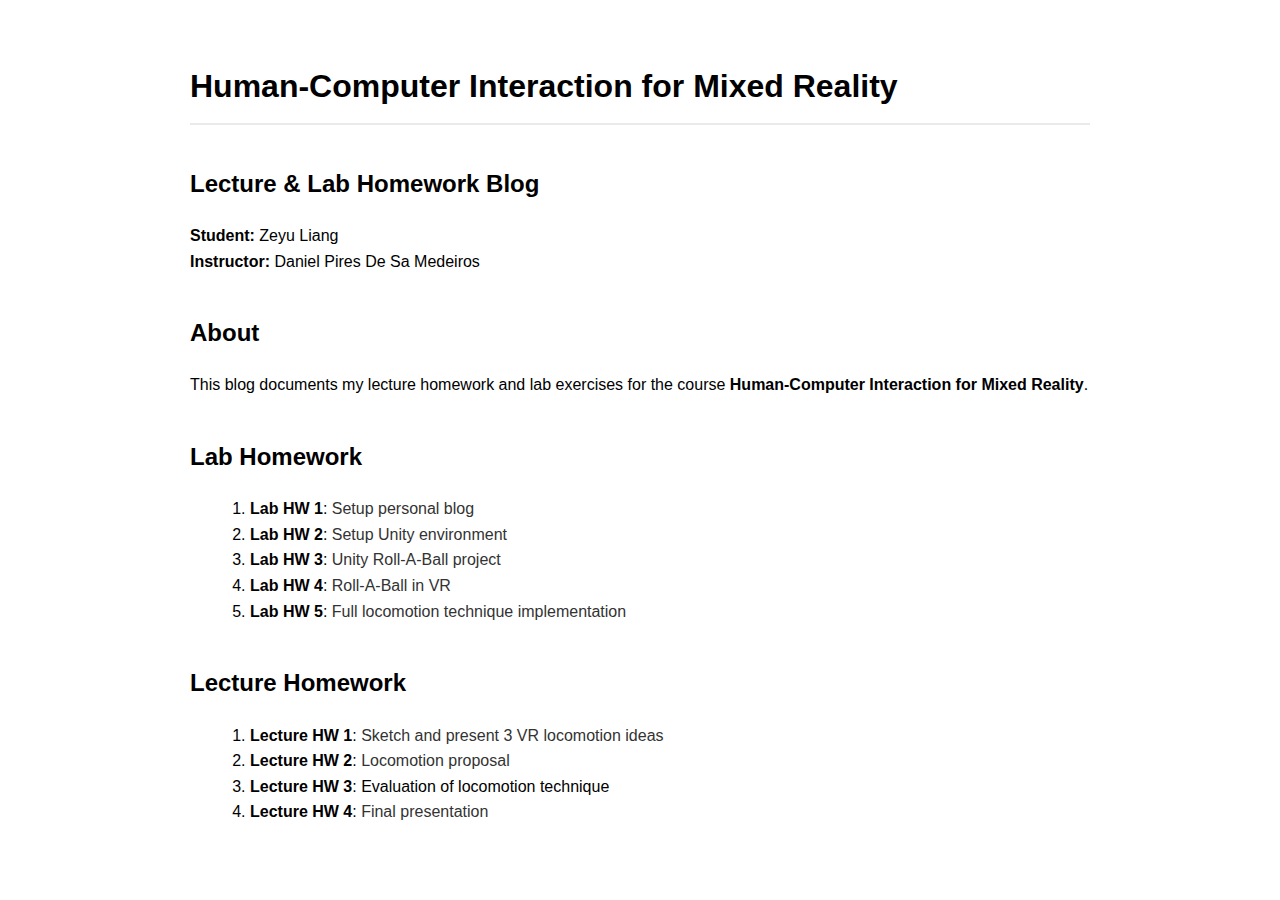
<file: index.html>
<!DOCTYPE html>
<html lang="en">
<head>
<meta charset="UTF-8">
<title>HCIMR Course Blog</title>

<style>
body {
  font-family: Arial, sans-serif;
  max-width: 900px;
  margin: auto;
  padding: 40px;
  line-height: 1.6;
}

h1 {
  border-bottom: 2px solid #eaeaea;
  padding-bottom: 10px;
}

h2 {
  margin-top: 40px;
}

ul, ol {
  margin-left: 20px;
}

a {
  color: #333;
  text-decoration: none;
  font-weight: 500;
}

a:hover {
  color: #000;
  text-decoration: underline;
}
</style>

</head>
<body>

<h1>Human-Computer Interaction for Mixed Reality</h1>
<h2>Lecture & Lab Homework Blog</h2>

<p>
<b>Student:</b> Zeyu Liang<br>
<b>Instructor:</b> Daniel Pires De Sa Medeiros
</p>

<h2>About</h2>

<p>
This blog documents my lecture homework and lab exercises for the course
<b>Human-Computer Interaction for Mixed Reality</b>.
</p>

<h2>Lab Homework</h2>

<ol>
<li><b>Lab HW 1</b>: <a href="labs/lab1/lab1.html">Setup personal blog</a></li>
<li><b>Lab HW 2</b>: <a href="labs/lab2/lab2.html">Setup Unity environment</a></li>
<li><b>Lab HW 3</b>: <a href="labs/lab3/lab3.html">Unity Roll-A-Ball project</a></li>
<li><b>Lab HW 4</b>: <a href="labs/lab4/lab4.html">Roll-A-Ball in VR</a></li>
<li><b>Lab HW 5</b>: <a href="labs/lab5/lab5.html">Full locomotion technique implementation</a></li>
</ol>

<h2>Lecture Homework</h2>

<ol>
<li><b>Lecture HW 1</b>: <a href="lectures/lecture1/lecture1.html">Sketch and present 3 VR locomotion ideas</a></li>
<li><b>Lecture HW 2</b>: <a href="lectures/lecture2/lecture2.html">Locomotion proposal</a></li>
<li><b>Lecture HW 3</b>: Evaluation of locomotion technique</li>
<li><b>Lecture HW 4</b>: <a href="lectures/lecture4/lecture4.html">Final presentation</a></li>
</ol>

</body>
</html>
</file>
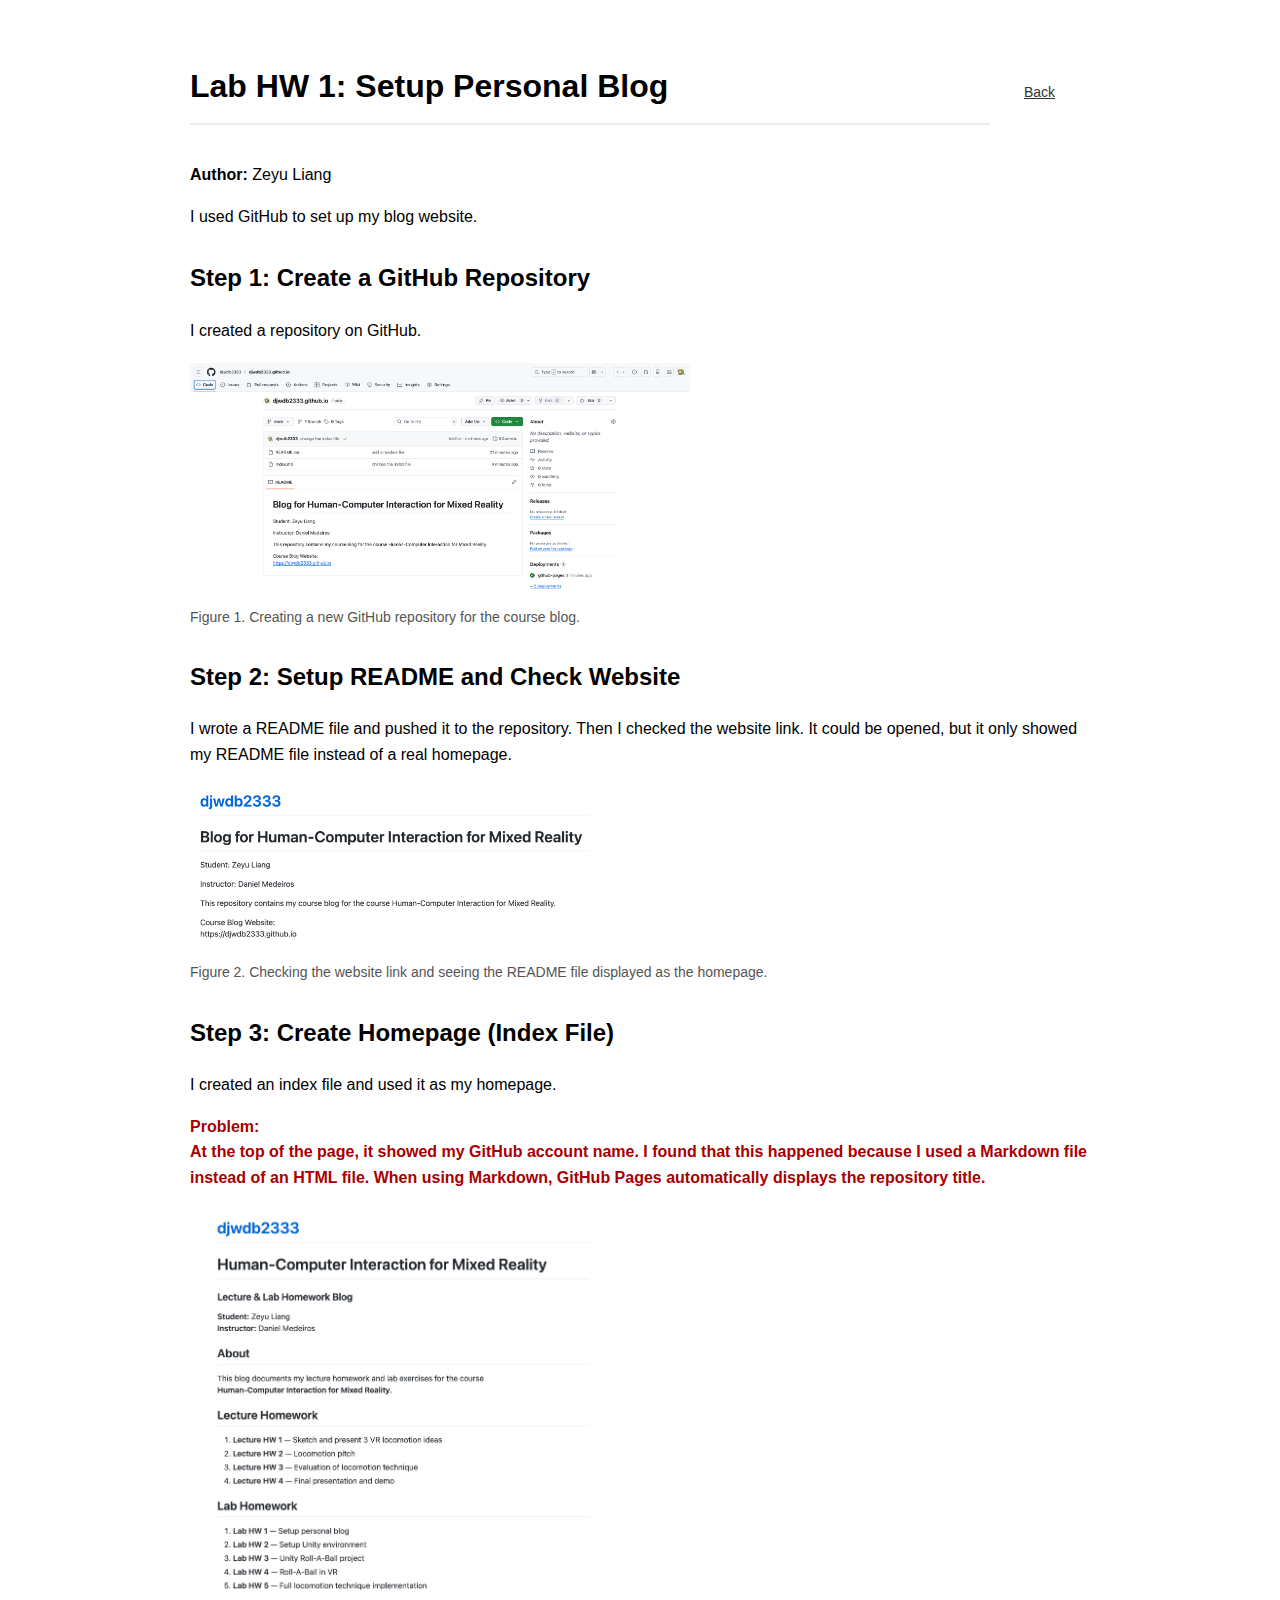
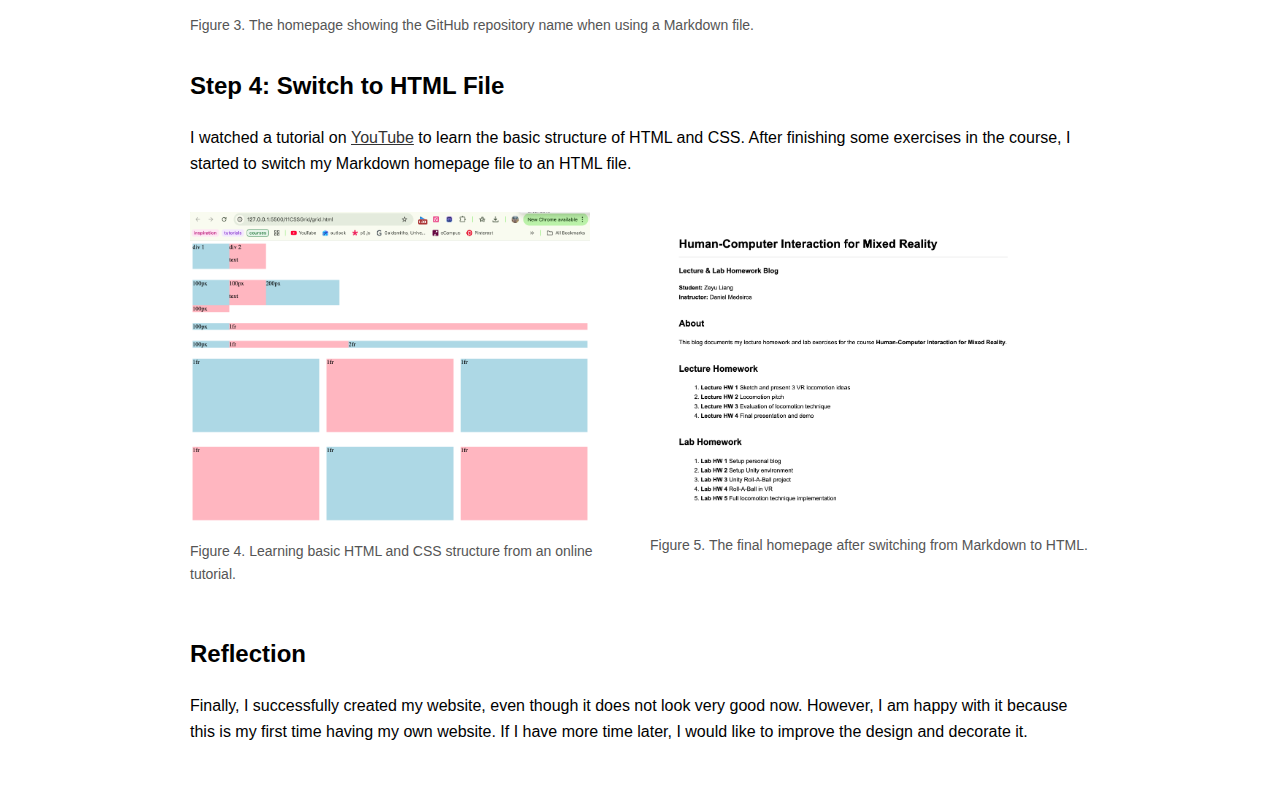
<file: labs/lab1/lab1.html>
<!DOCTYPE html>
<html lang="en">

<head>
    <meta charset="UTF-8">
    <title>Lab HW 1: Setup Personal Blog</title>

    <link rel="stylesheet" href="../../css/style.css">
</head>

<body>
    <div class="header-bar">
        <h1>Lab HW 1: Setup Personal Blog</h1>
        <a class="back-link" href="../../index.html">Back</a>
    </div>

    <p><b>Author:</b> Zeyu Liang</p>

    <p>I used GitHub to set up my blog website.</p>

    <h2>Step 1: Create a GitHub Repository</h2>

    <p>I created a repository on GitHub.</p>

    <figure>
        <img src="images/image1.png" width="500">
        <figcaption>Figure 1. Creating a new GitHub repository for the course blog.</figcaption>
    </figure>

    <h2>Step 2: Setup README and Check Website</h2>

    <p>
    I wrote a README file and pushed it to the repository. Then I checked the website link.
    It could be opened, but it only showed my README file instead of a real homepage.
    </p>

    <figure>
        <img src="images/image2.png" width="400">
        <figcaption>Figure 2. Checking the website link and seeing the README file displayed as the homepage.</figcaption>
    </figure>

    <h2>Step 3: Create Homepage (Index File)</h2>

    <p>I created an index file and used it as my homepage.</p>

    <p class="problem"><b>Problem:</b><br>
    At the top of the page, it showed my GitHub account name. I found that this happened
    because I used a Markdown file instead of an HTML file. When using Markdown, GitHub
    Pages automatically displays the repository title.
    </p>

    <figure>
        <img src="images/image3.png" width="400">
        <figcaption>Figure 3. The homepage showing the GitHub repository name when using a Markdown file.</figcaption>
    </figure>

    <h2>Step 4: Switch to HTML File</h2>

    <p>
    I watched a tutorial on <a href="https://www.youtube.com/watch?v=G3e-cpL7ofc&t=62s" target="_blank">YouTube</a>
    to learn the basic structure of HTML and CSS. After finishing some exercises in the course,
    I started to switch my Markdown homepage file to an HTML file.
    </p>

    <div class="two-column">

    <figure>
        <img src="images/image4.png" width="400">
        <figcaption>Figure 4. Learning basic HTML and CSS structure from an online tutorial.</figcaption>
    </figure>

    <figure>
        <img src="images/image5.png" width="400">
        <figcaption>Figure 5. The final homepage after switching from Markdown to HTML.</figcaption>
    </figure>

    </div>

    <h2>Reflection</h2>

    <p>
    Finally, I successfully created my website, even though it does not look very good now.
    However, I am happy with it because this is my first time having my own website.
    If I have more time later, I would like to improve the design and decorate it.
    </p>

</body>
</html>
</file>
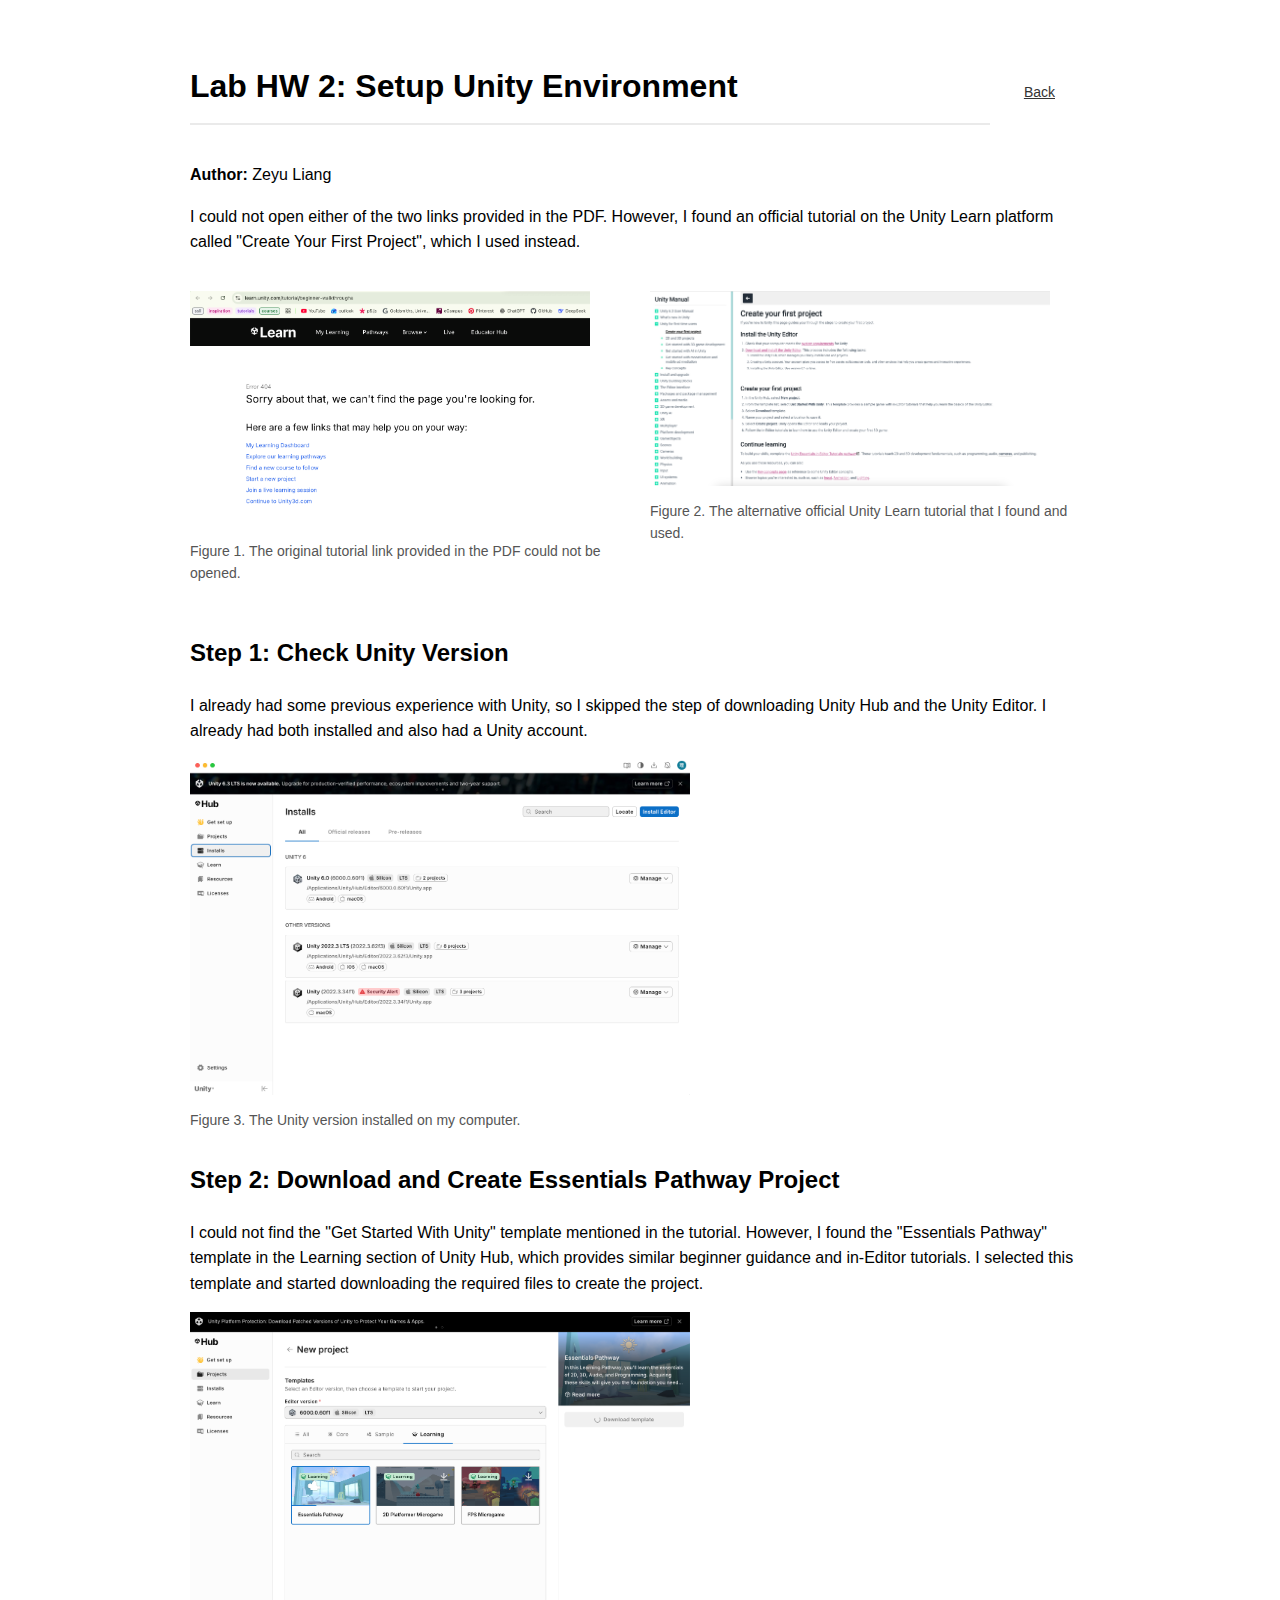
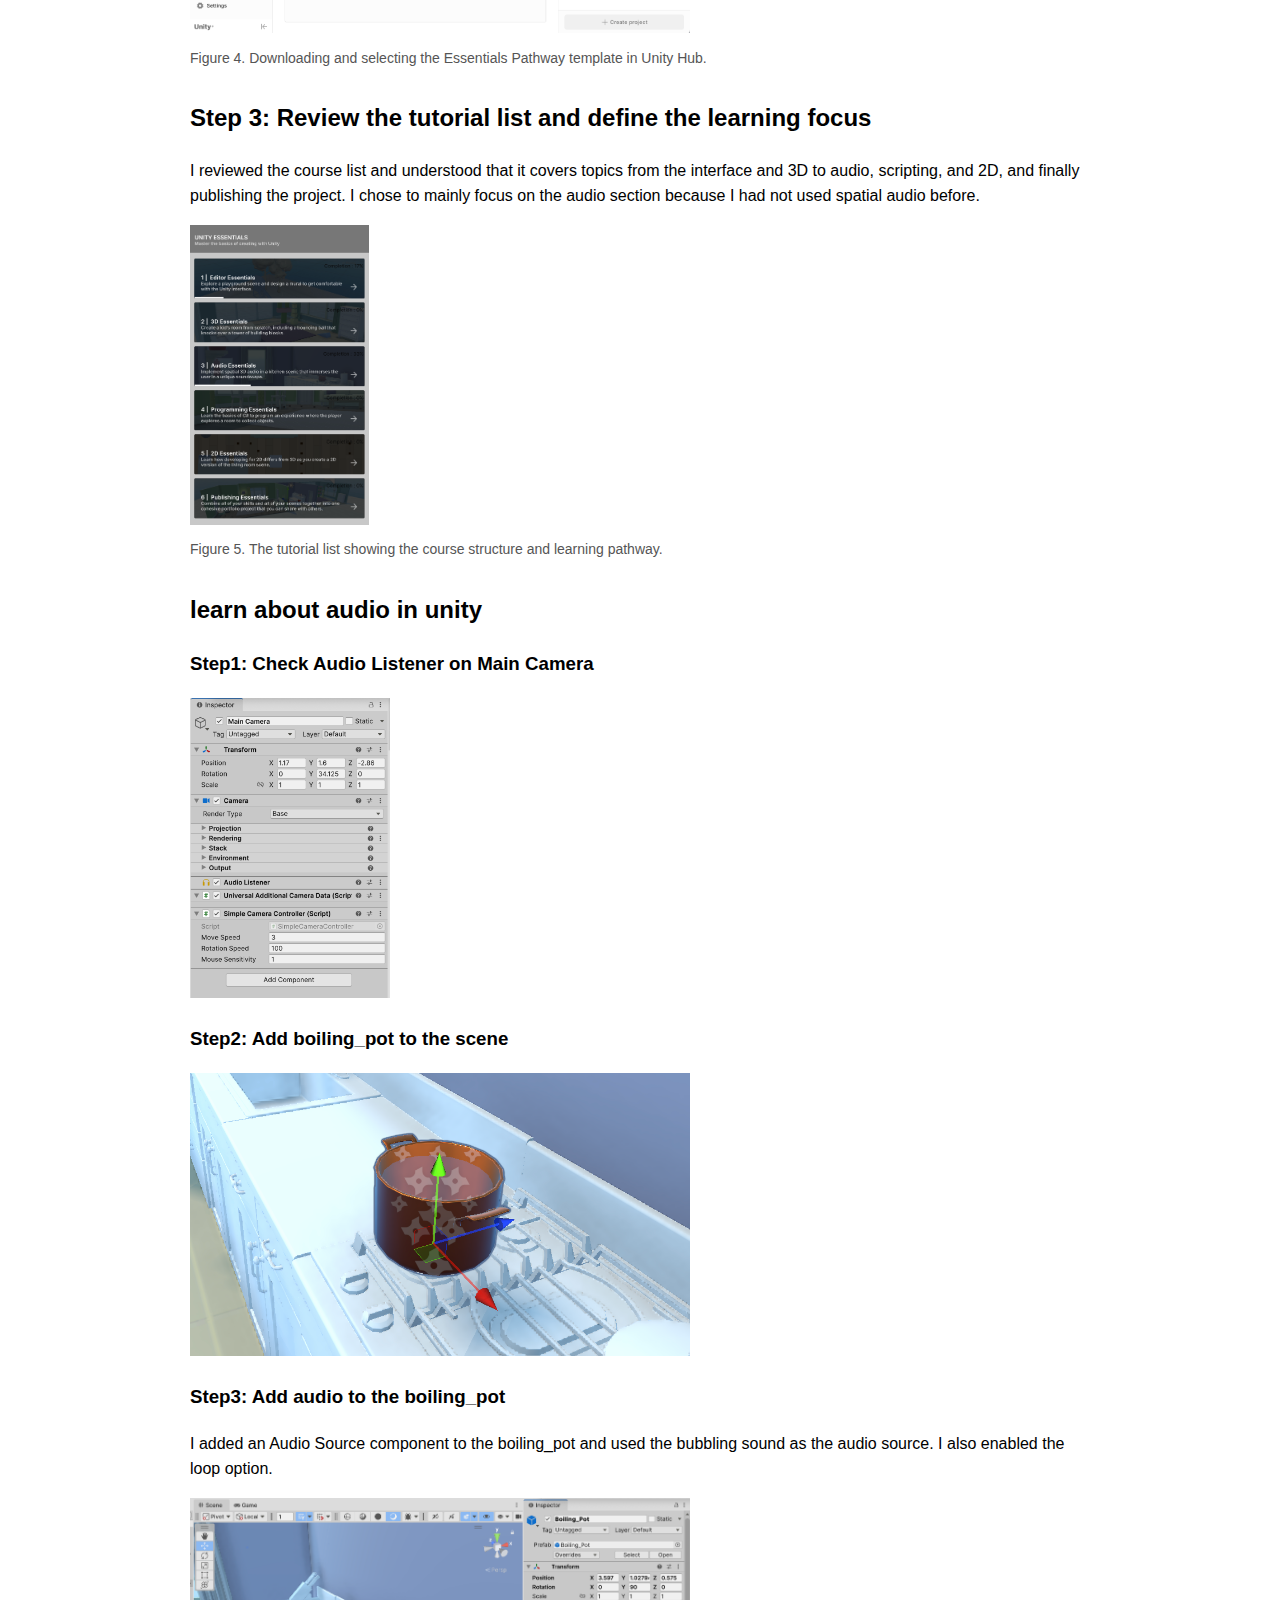
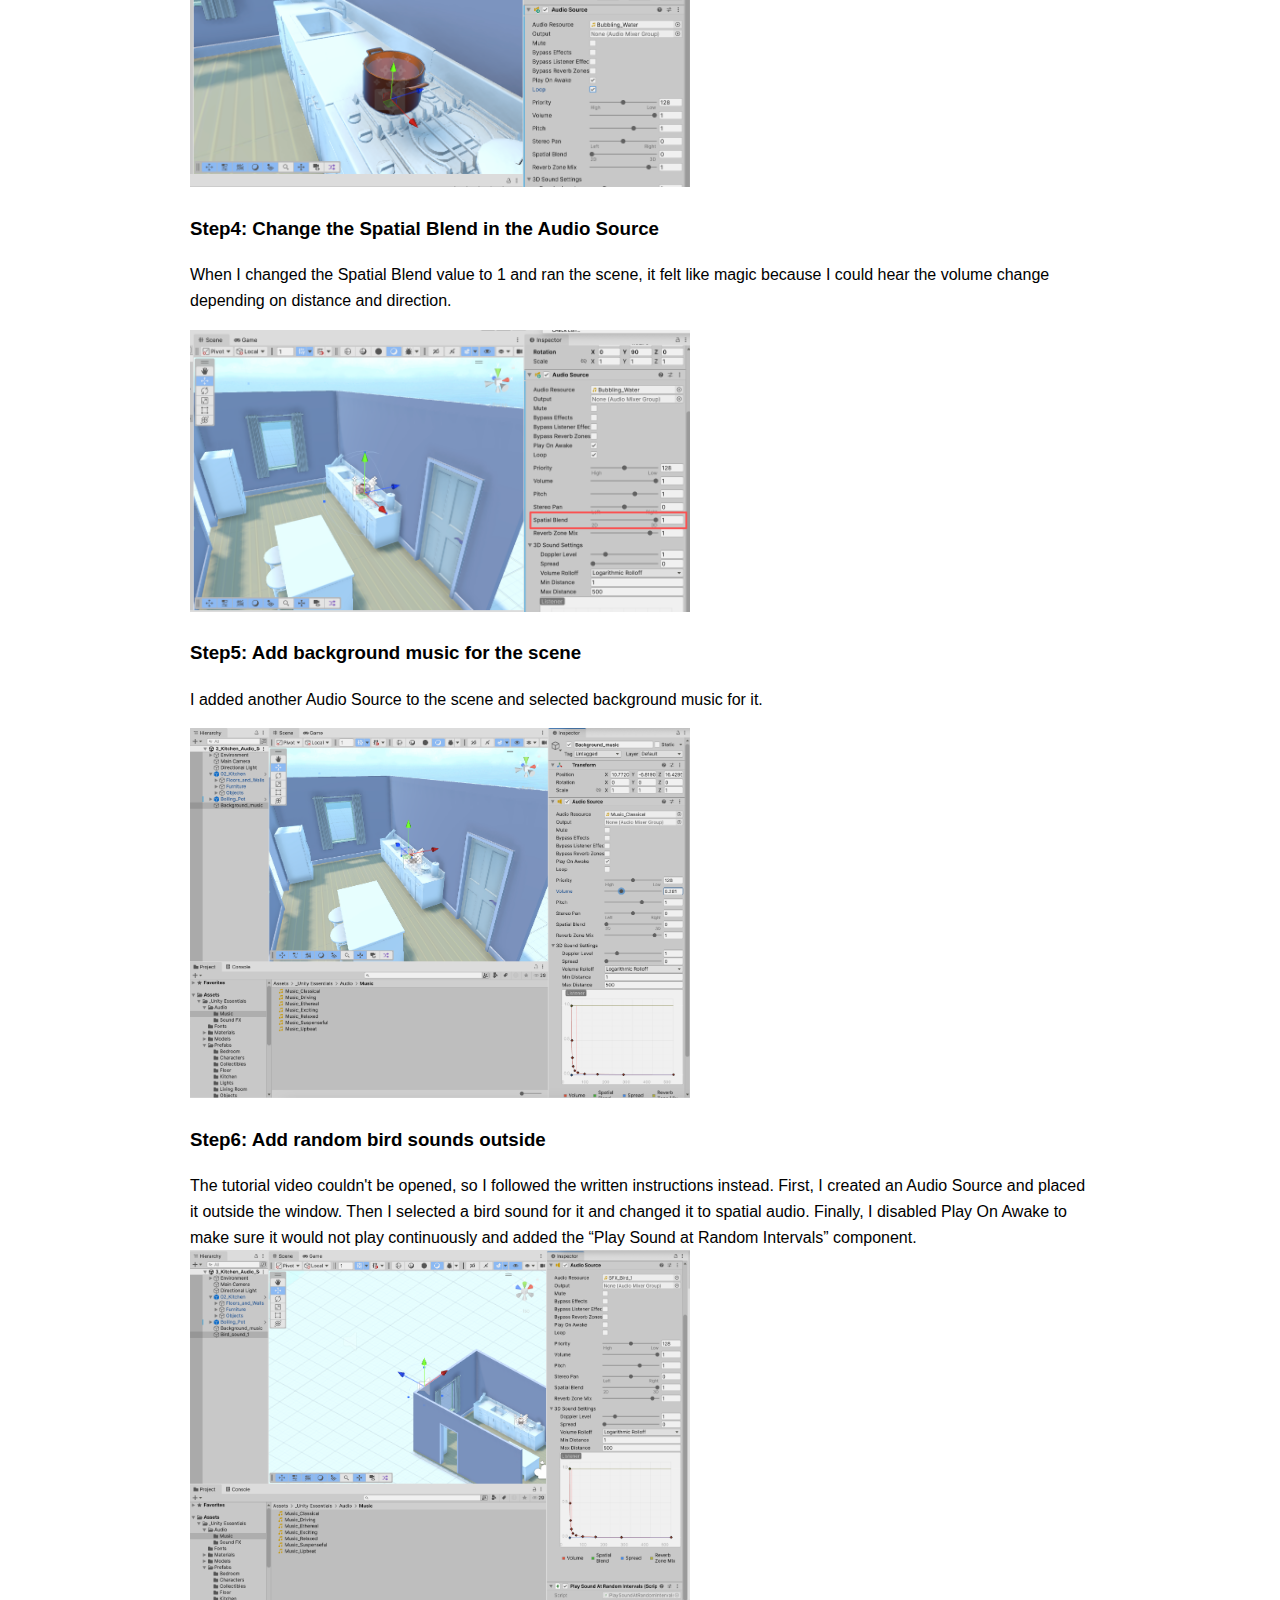
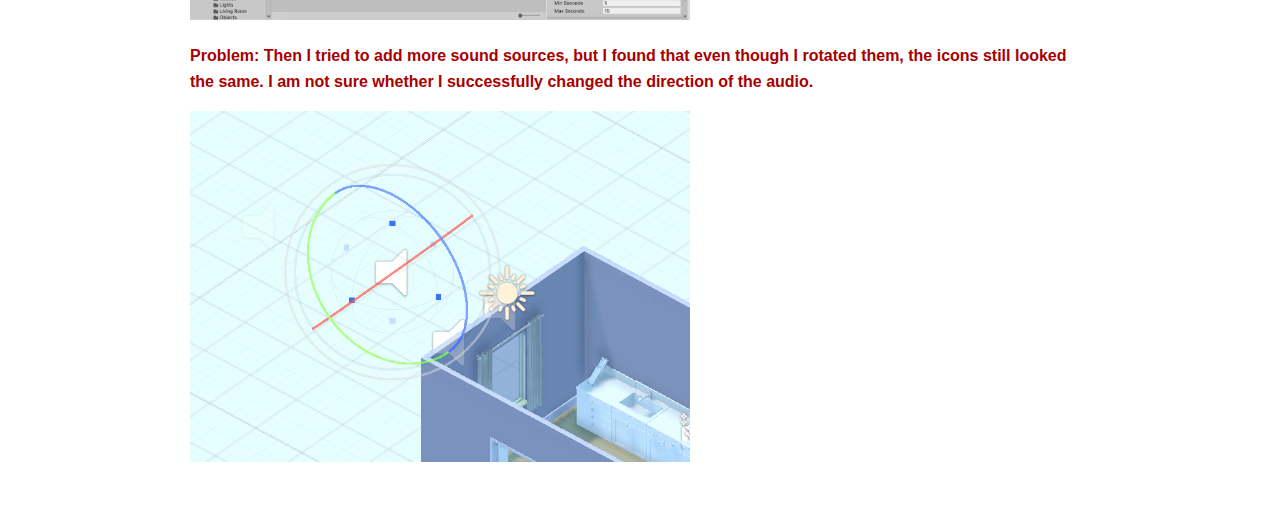
<file: labs/lab2/lab2.html>
<!DOCTYPE html>
<html lang="en">
    <head>
        <meta charset="UTF-8">
        <title>Lab HW 2: Setup Unity Environment</title>
        <link rel="stylesheet" href="../../css/style.css">
    </head>

    <body>
        <div class="header-bar">
            <h1>Lab HW 2: Setup Unity Environment</h1>
            <a class="back-link" href="../../index.html">Back</a>
        </div>

        <p><b>Author:</b> Zeyu Liang</p>

        <p>
        I could not open either of the two links provided in the PDF. However, I found an official tutorial on the Unity Learn platform called
        "Create Your First Project", which I used instead.
        </p>

        <div class="two-column">

            <figure>
                <img src="images/image1.png" width="400">
                <figcaption>Figure 1. The original tutorial link provided in the PDF could not be opened.</figcaption>
            </figure>

            <figure>
                <img src="images/image2.png" width="400">
                <figcaption>Figure 2. The alternative official Unity Learn tutorial that I found and used.</figcaption>
            </figure>

        </div>

        <h2>Step 1: Check Unity Version</h2>

        <p>
        I already had some previous experience with Unity, so I skipped the step of downloading Unity Hub and the Unity Editor.
        I already had both installed and also had a Unity account.
        </p>

        <img src="images/image3.png" width="500">
        <figcaption>Figure 3. The Unity version installed on my computer.</figcaption>

        <h2>Step 2: Download and Create Essentials Pathway Project</h2>

        <p>
        I could not find the "Get Started With Unity" template mentioned in the tutorial. However, I found the "Essentials Pathway" template in the Learning section of Unity Hub, which provides similar beginner guidance and in-Editor tutorials. I selected this template and started downloading the required files to create the project.
        </p>

        <img src="images/image4.png" width="500">
        <figcaption>Figure 4. Downloading and selecting the Essentials Pathway template in Unity Hub.</figcaption>

        <h2>Step 3: Review the tutorial list and define the learning focus</h2>
        <p>
        I reviewed the course list and understood that it covers topics from the interface and 3D to audio, scripting, and 2D, and finally publishing the project. I chose to mainly focus on the audio section because I had not used spatial audio before.
        </p>
        <img src="images/image12.png" height="300">
        <figcaption>Figure 5. The tutorial list showing the course structure and learning pathway.</figcaption>

        <h2>learn about audio in unity</h2>
        <h3>Step1: Check Audio Listener on Main Camera</h3>
        <img src="images/image5.png" height="300">

        <h3>Step2: Add boiling_pot to the scene</h3>
        <img src="images/image6.png" width="500">

        <h3>Step3: Add audio to the boiling_pot</h3>
        <p>I added an Audio Source component to the boiling_pot and used the bubbling sound as the audio source. I also enabled the loop option.</p>
        <img src="images/image7.png" width="500">

        <h3>Step4: Change the Spatial Blend in the Audio Source</h3>
        <p>When I changed the Spatial Blend value to 1 and ran the scene, it felt like magic because I could hear the volume change depending on distance and direction.</p>
        
        <img src="images/image8.png" width="500">

        <h3>Step5: Add background music for the scene</h3>
        <p>I added another Audio Source to the scene and selected background music for it.</p>
        <img src="images/image9.png" width="500">

        <h3>Step6: Add random bird sounds outside</h3>
        The tutorial video couldn't be opened, so I followed the written instructions instead. First, I created an Audio Source and placed it outside the window. Then I selected a bird sound for it and changed it to spatial audio. Finally, I disabled Play On Awake to make sure it would not play continuously and added the “Play Sound at Random Intervals” component.

        <img src="images/image10.png" width="500">

         <p class="problem"><b>Problem:</b> Then I tried to add more sound sources, but I found that even though I rotated them, the icons still looked the same. I am not sure whether I successfully changed the direction of the audio.</p>

        <img src="images/image11.png" width="500">
    </body>
</html>
</file>
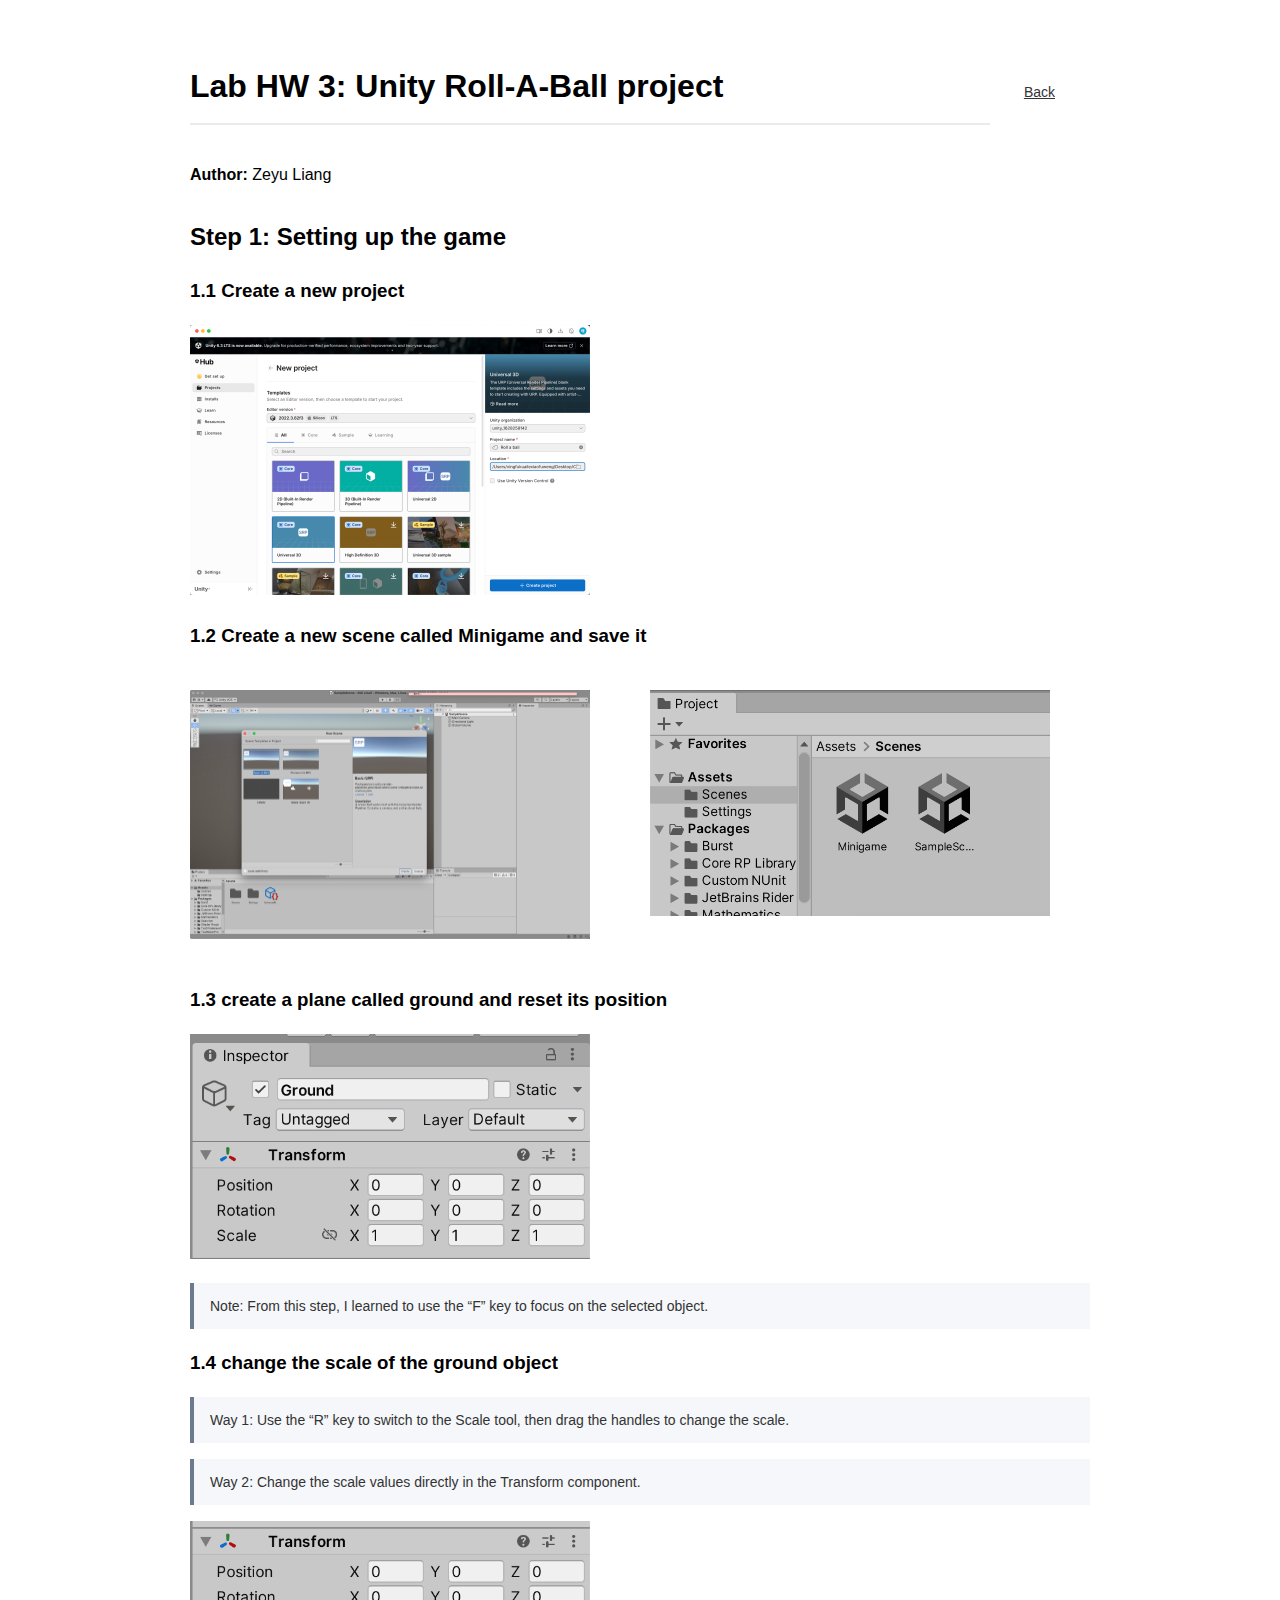
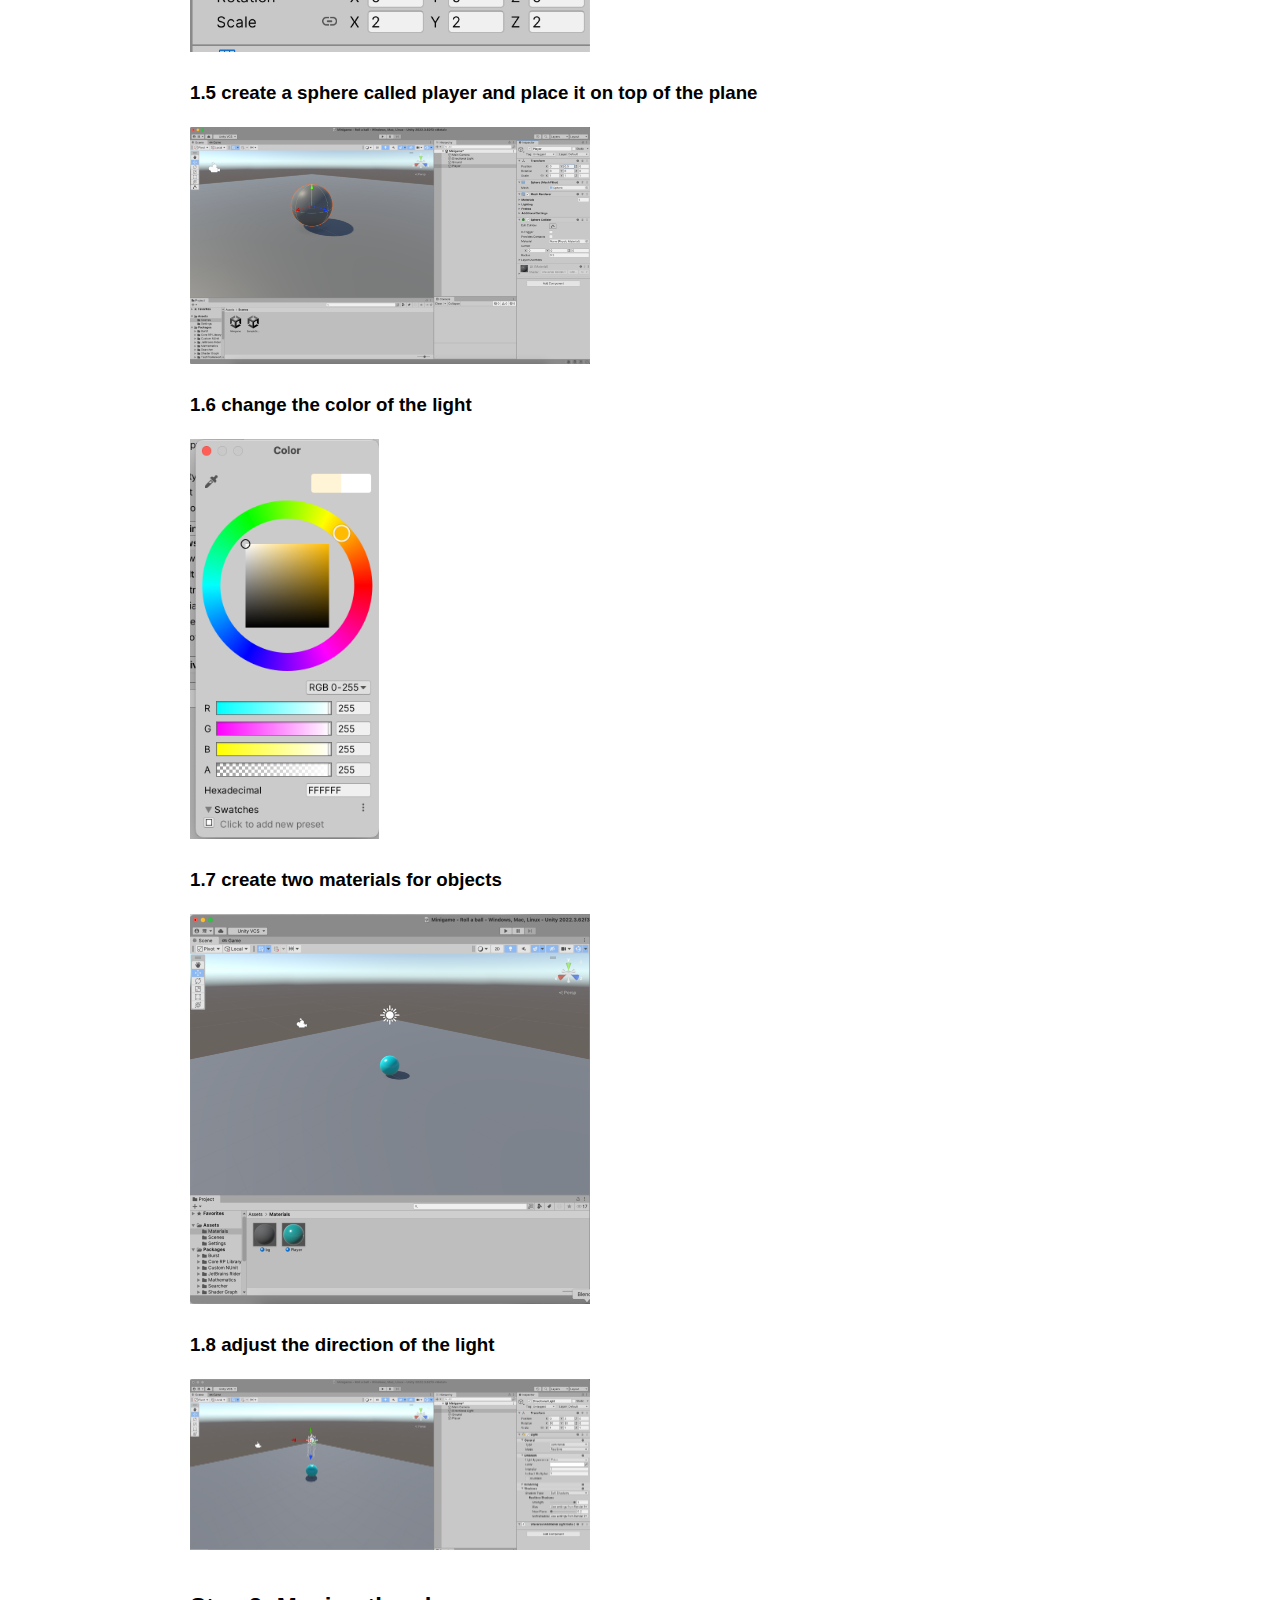
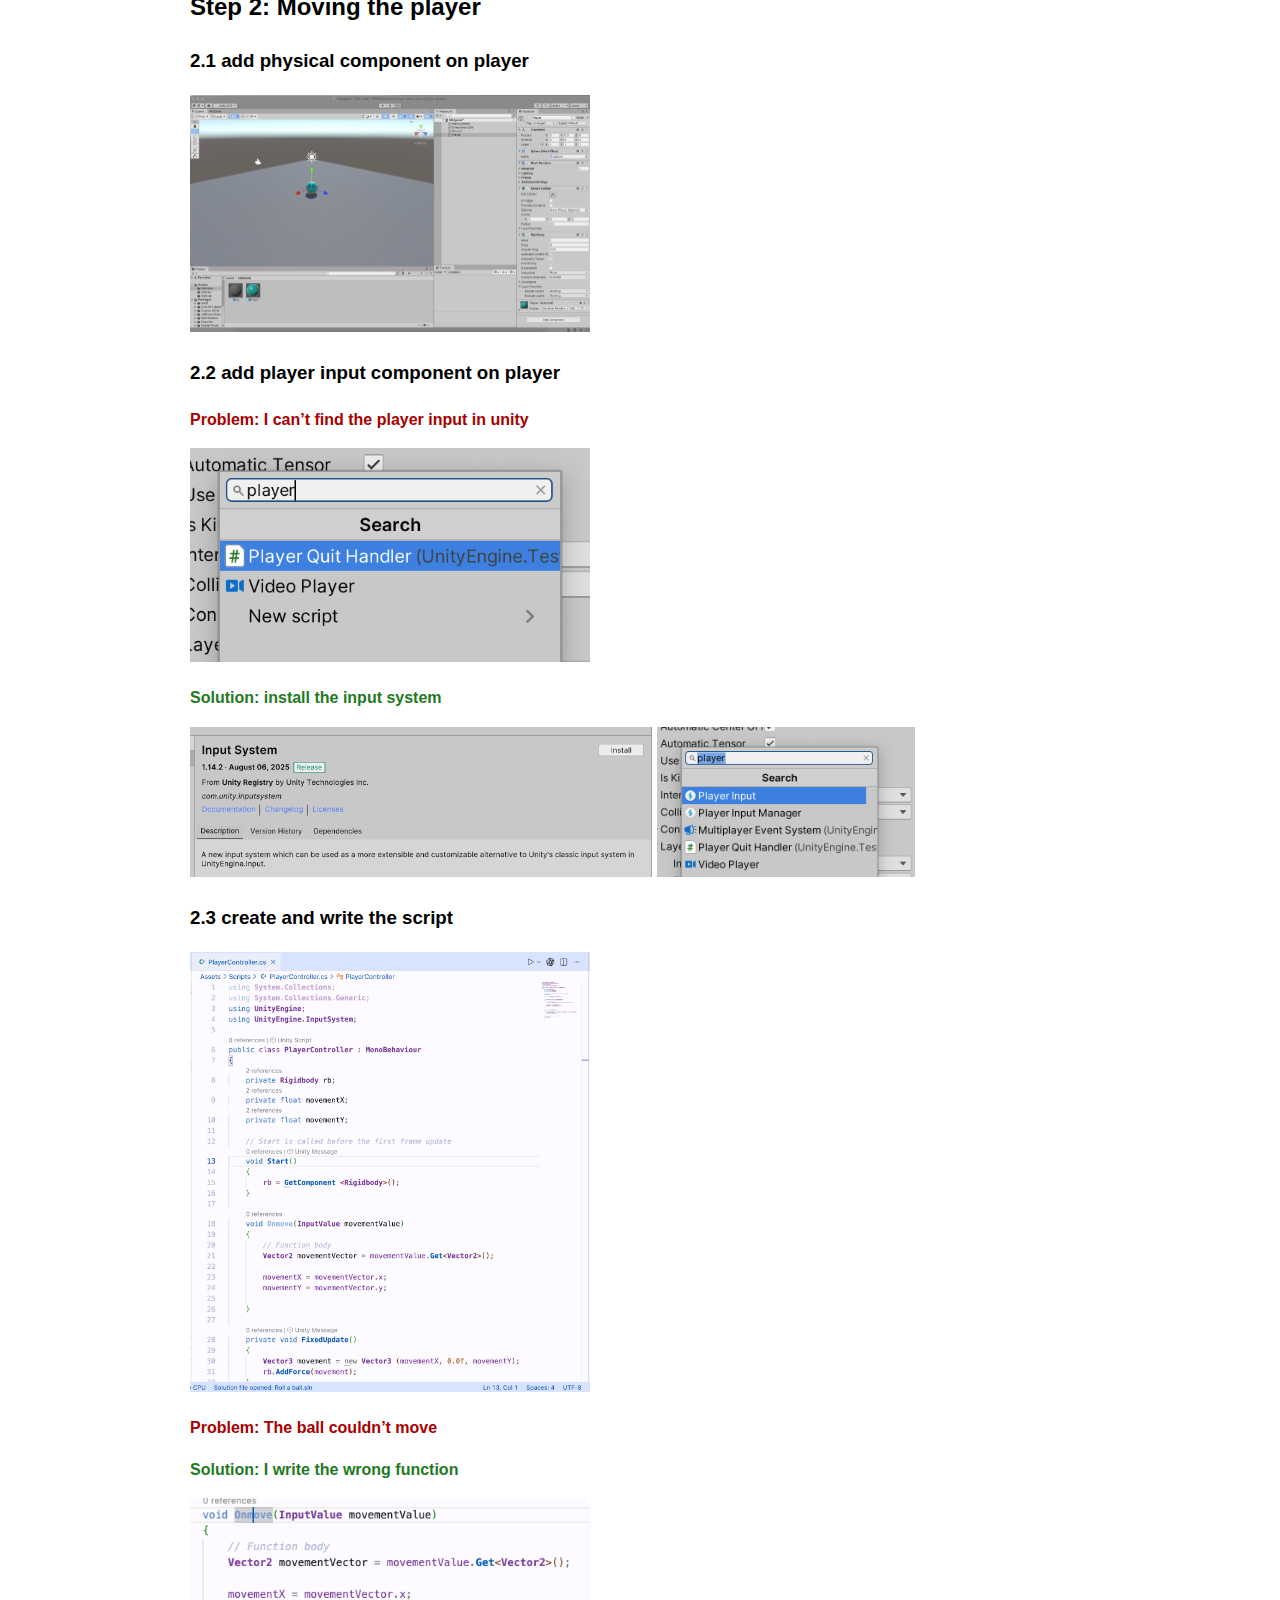
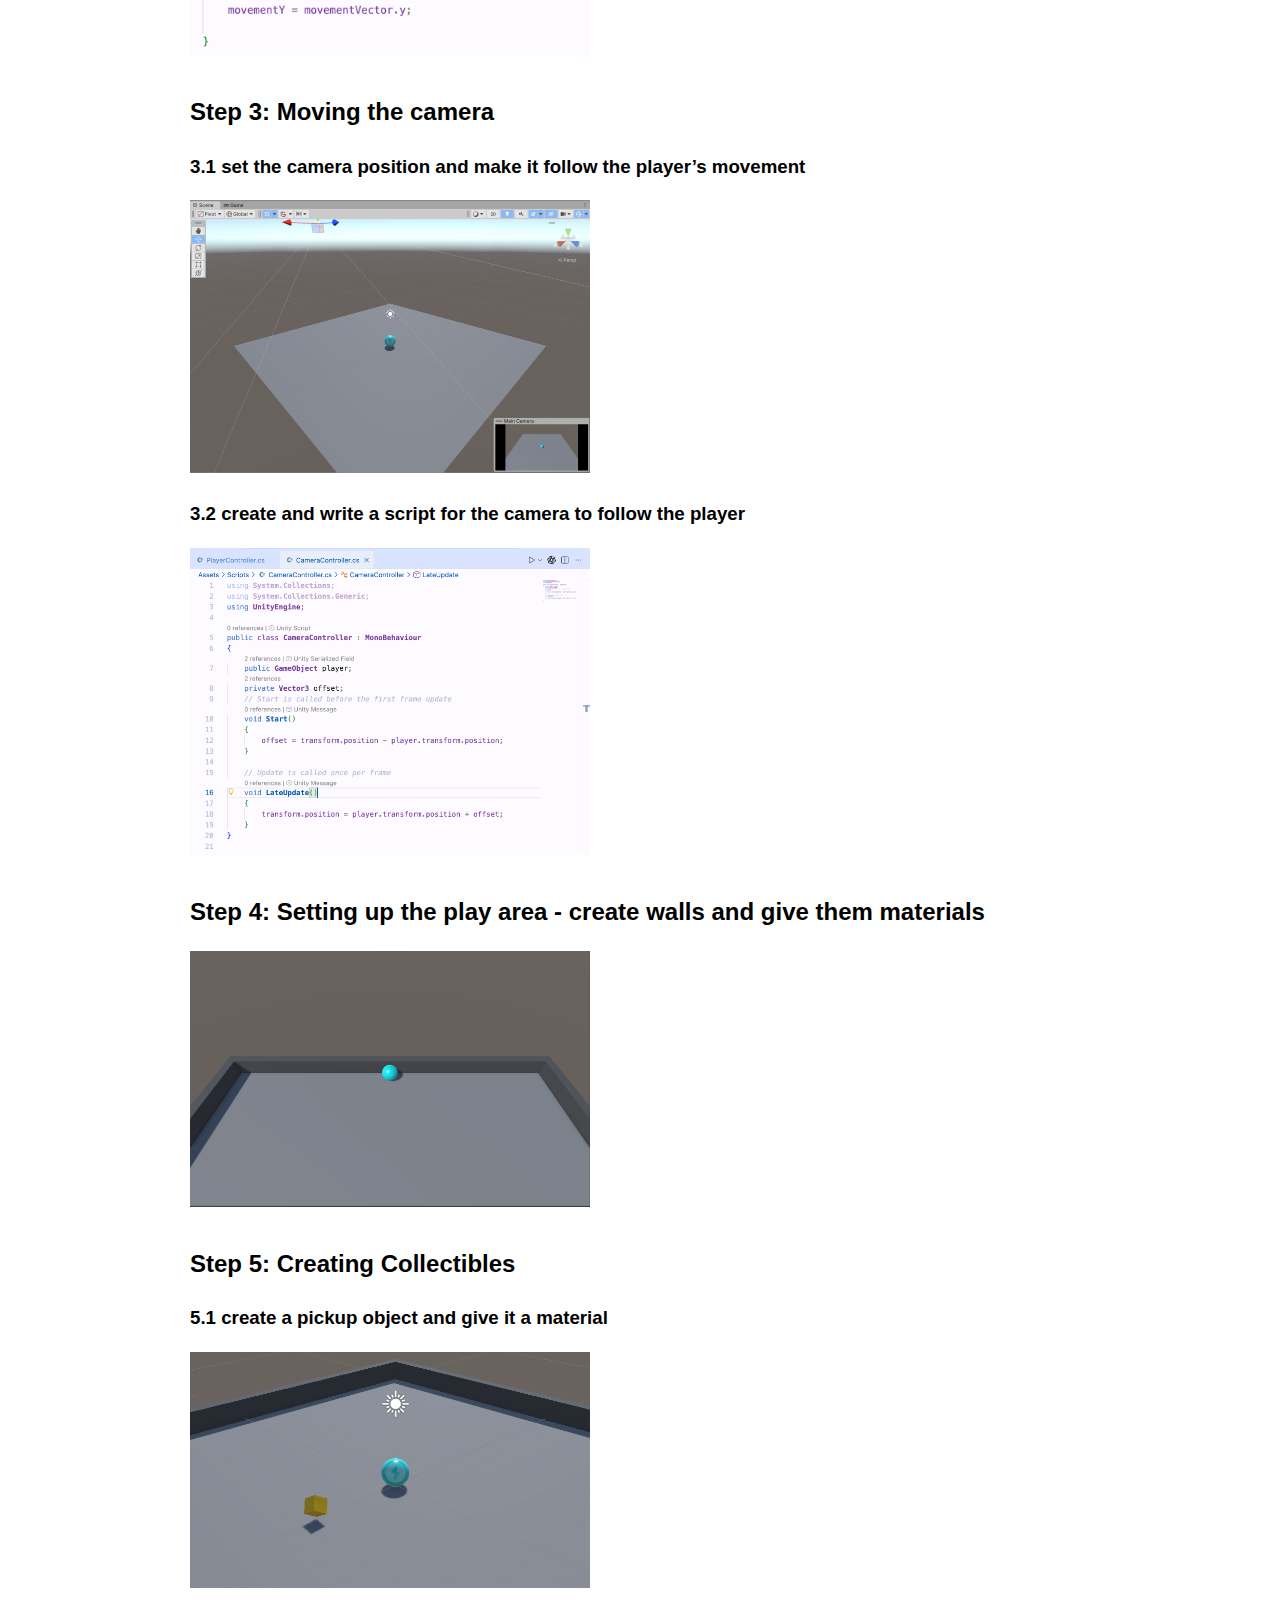
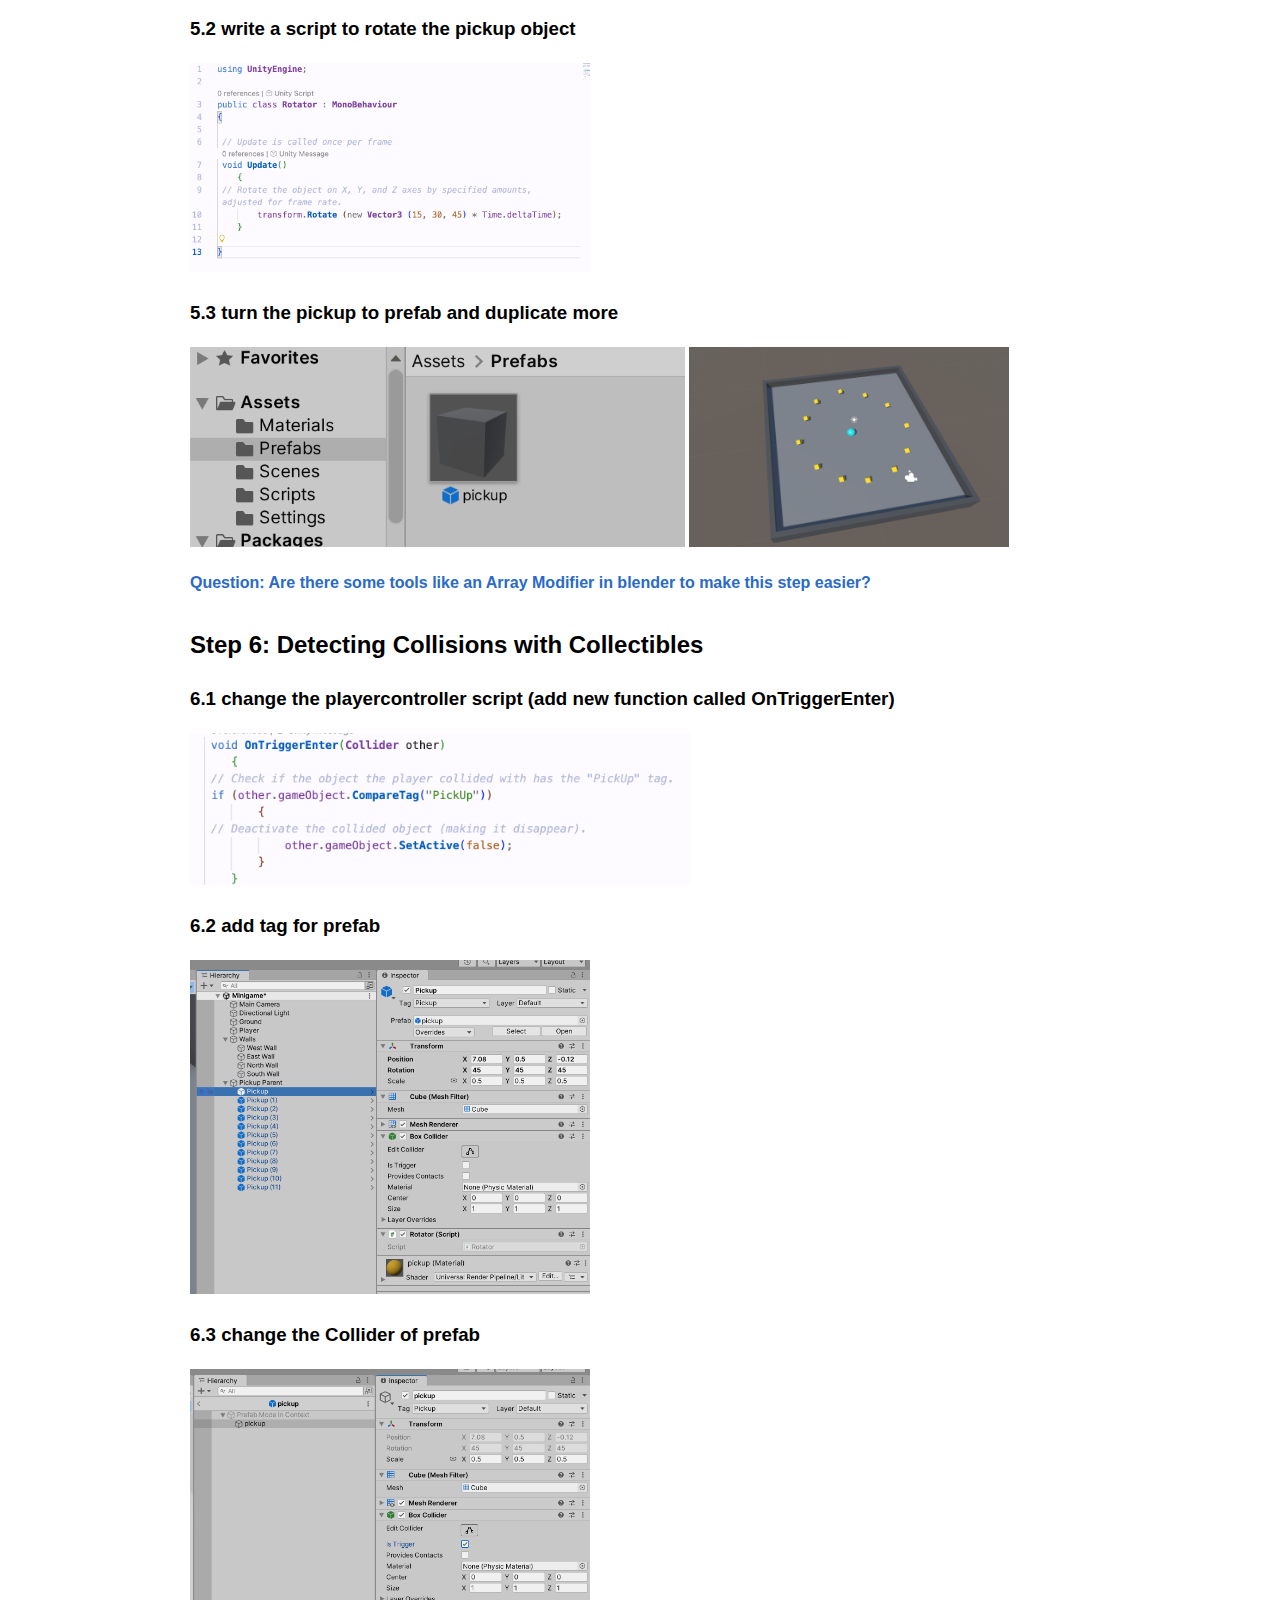
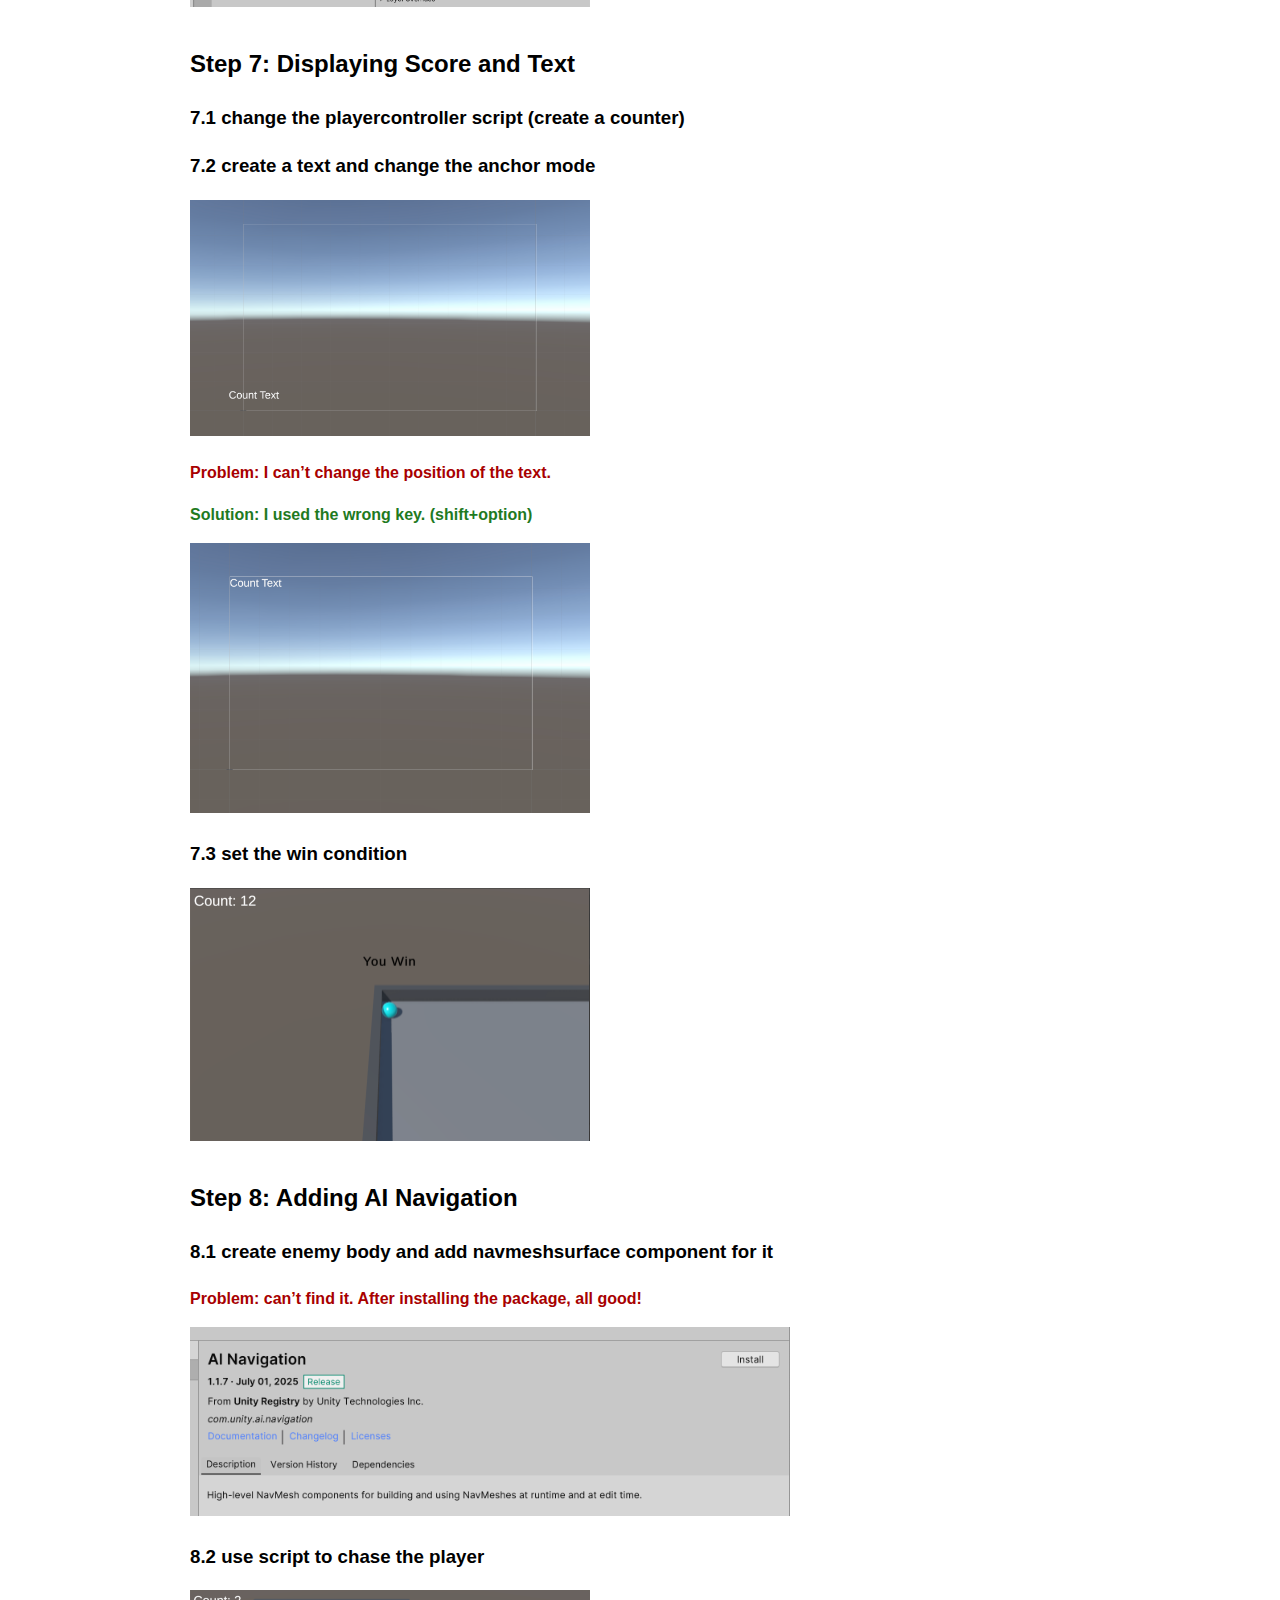
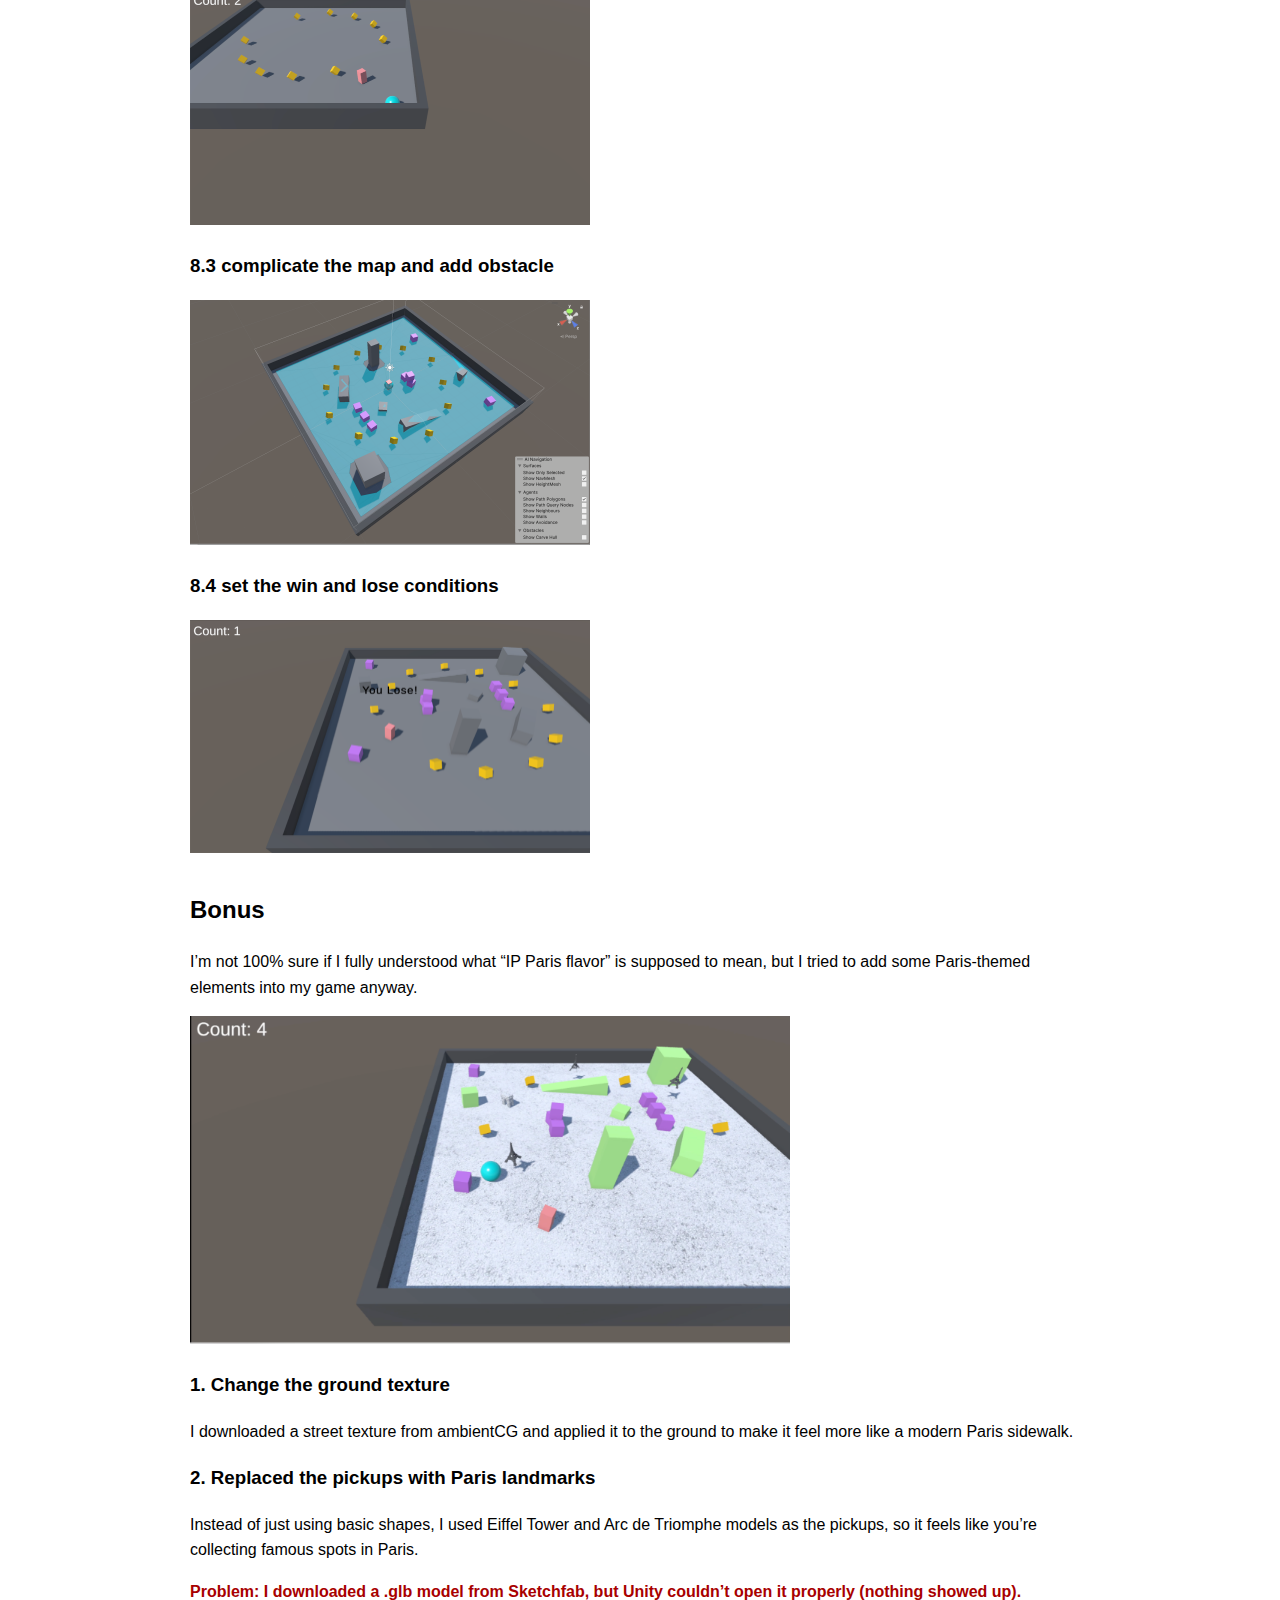
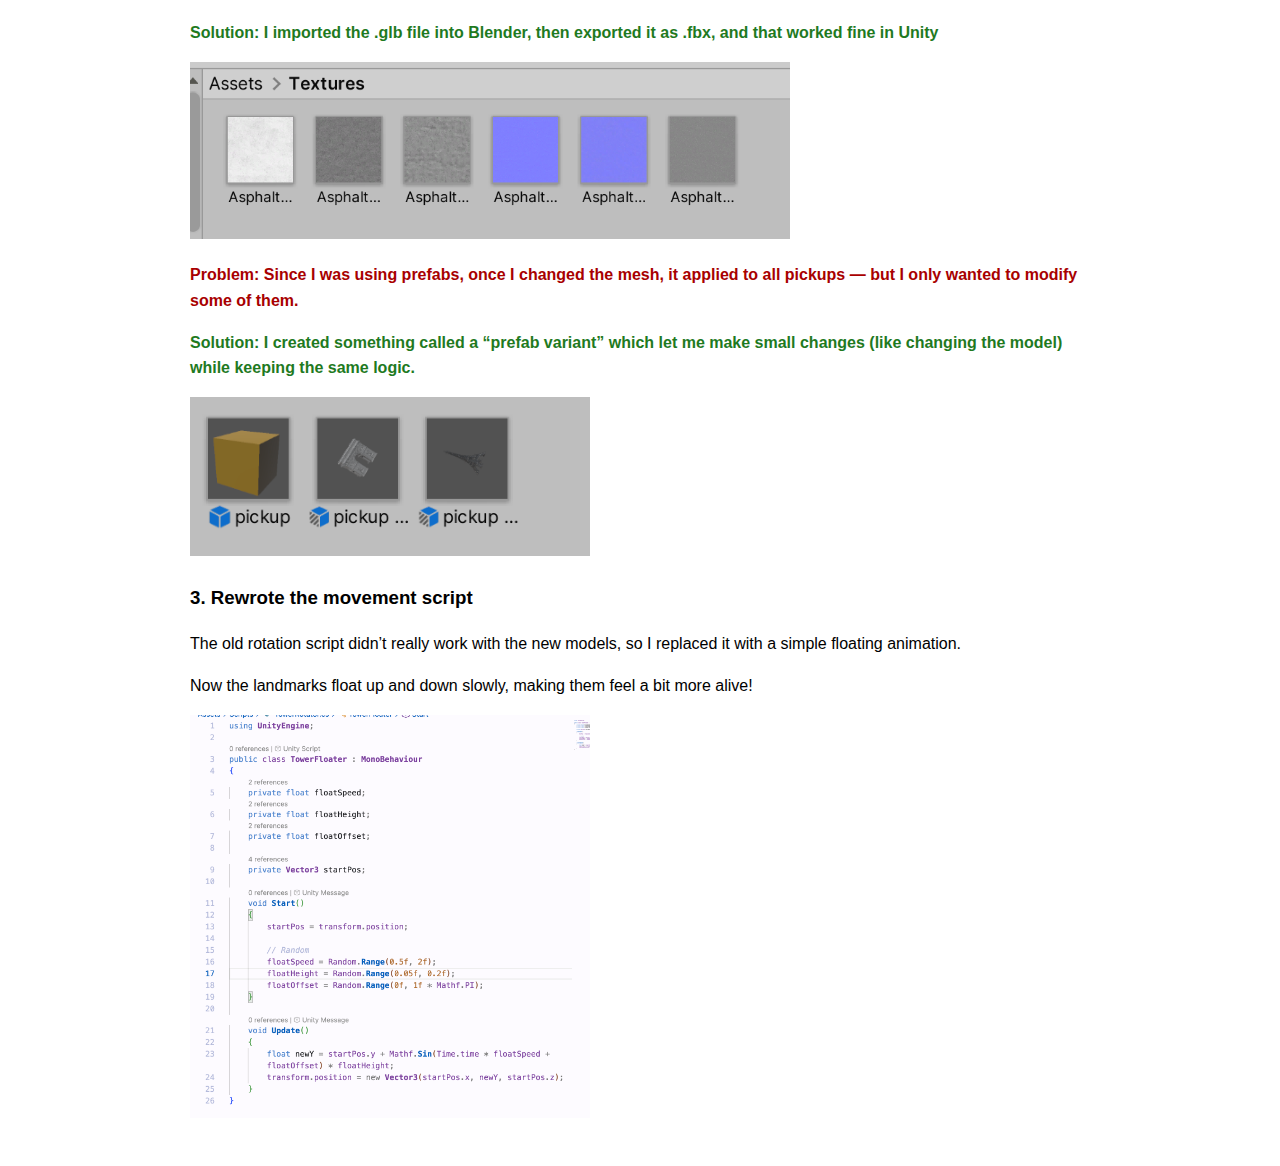
<file: labs/lab3/lab3.html>
<!DOCTYPE html>
<html lang="en">
<head>
<meta charset="UTF-8">
<title>Lab HW 3: Unity Roll-A-Ball project</title>

<link rel="stylesheet" href="../../css/style.css">

</head>

<body>

<div class="header-bar">
  <h1>Lab HW 3: Unity Roll-A-Ball project</h1>
  <a class="back-link" href="../../index.html">Back</a>
</div>

<p><b>Author:</b> Zeyu Liang</p>

<h2>Step 1: Setting up the game</h2>

<h3>1.1 Create a new project</h3>
<img src="images/image1.png" width="400">

<h3>1.2 Create a new scene called Minigame and save it</h3>
<div class="two-column">

<figure>
<img src="images/image2.png" width="400">
</figure>
<figure>
<img src="images/image3.png" width="400">
</figure>

</div>

<h3>1.3 create a plane called ground and reset its position</h3>
<img src="images/image4.png" width="400">

<div class="note">Note: From this step, I learned to use the “F” key to focus on the selected object.</div>

<h3>1.4 change the scale of the ground object</h3>
<p class="note">Way 1: Use the “R” key to switch to the Scale tool, then drag the handles to change the scale.</p>
<p class="note">Way 2: Change the scale values directly in the Transform component.</p>
<img src="images/image5.png" width="400">

<h3>1.5 create a sphere called player and place it on top of the plane</h3>
<img src="images/image6.png" width="400">

<h3>1.6 change the color of the light</h3>
<img src="images/image7.png" height="400">

<h3>1.7 create two materials for objects</h3>
<img src="images/image8.png" width="400">

<h3>1.8 adjust the direction of the light</h3>
<img src="images/image9.png" width="400">

<h2>Step 2: Moving the player</h2>

<h3>2.1 add physical component on player</h3>
<img src="images/image10.png" width="400">

<h3>2.2 add player input component on player</h3>
<p class="problem"><b>Problem:</b> I can’t find the player input in unity</p>
<img src="images/image11.png" width="400">
<p class="solution"><b>Solution:</b> install the input system</p>
<img src="images/image12.png" height="150">
<img src="images/image13.png" height="150">

<h3>2.3 create and write the script</h3>
<img src="images/image14.png" width="400">
<p class="problem"><b>Problem:</b> The ball couldn’t move</p>
<p class="solution"><b>Solution:</b> I write the wrong function</p>
<img src="images/image15.png" width="400">

<h2>Step 3: Moving the camera</h2>

<h3>3.1 set the camera position and make it follow the player’s movement</h3>
<img src="images/image16.png" width="400">

<h3>3.2 create and write a script for the camera to follow the player</h3>
<img src="images/image17.png" width="400">

<h2>Step 4: Setting up the play area - create walls and give them materials</h2>
<img src="images/image18.png" width="400">
<h2>Step 5: Creating Collectibles</h2>

<h3>5.1 create a pickup object and give it a material</h3>
<img src="images/image19.png" width="400">

<h3>5.2 write a script to rotate the pickup object</h3>
<img src="images/image20.png" width="400">
<h3>5.3 turn the pickup to prefab and duplicate more</h3>
<img src="images/image21.png" height="200">
<img src="images/image22.png" height="200">
<p class="question"><b>Question:</b> Are there some tools like an Array Modifier in blender to make this step easier?</p>

<h2>Step 6: Detecting Collisions with Collectibles</h2>

<h3>6.1 change the playercontroller script (add new function called OnTriggerEnter)</h3>
<img src="images/image23.png" width="500">
<h3>6.2 add tag for prefab</h3>
<img src="images/image24.png" width="400">
<h3>6.3 change the Collider of prefab</h3>
<img src="images/image25.png" width="400">
<h2>Step 7: Displaying Score and Text</h2>

<h3>7.1 change the playercontroller script (create a counter)</h3>

<h3>7.2 create a text and change the anchor mode</h3>
<img src="images/image26.png" width="400">
<p class="problem"><b>Problem:</b> I can’t change the position of the text.</p>
<p class="solution"><b>Solution:</b> I used the wrong key. (shift+option)</p>
<img src="images/image27.png" width="400">

<h3>7.3 set the win condition</h3>
<img src="images/image28.png" width="400">

<h2>Step 8: Adding AI Navigation</h2>

<h3>8.1 create enemy body and add navmeshsurface component for it</h3>
<p class="problem"><b>Problem:</b> can’t find it. After installing the package, all good!</p>
<img src="images/image29.png" width="600">

<h3>8.2 use script to chase the player</h3>
<img src="images/image30.png" width="400">
<h3>8.3 complicate the map and add obstacle</h3>
<img src="images/image31.png" width="400">
<h3>8.4 set the win and lose conditions</h3>
<img src="images/image32.png" width="400">

<h2>Bonus</h2>

<p>I’m not 100% sure if I fully understood what “IP Paris flavor” is supposed to mean, but I tried to add some Paris-themed elements into my game anyway.</p>
<img src="images/image33.png" width="600">

<h3>1. Change the ground texture</h3>
<p>I downloaded a street texture from ambientCG and applied it to the ground to make it feel more like a modern Paris sidewalk.</p>

<h3>2. Replaced the pickups with Paris landmarks</h3>
<p>Instead of just using basic shapes, I used Eiffel Tower and Arc de Triomphe models as the pickups, so it feels like you’re collecting famous spots in Paris.</p>

<p class="problem"><b>Problem:</b> I downloaded a .glb model from Sketchfab, but Unity couldn’t open it properly (nothing showed up).</p>
<p class="solution"><b>Solution:</b> I imported the .glb file into Blender, then exported it as .fbx, and that worked fine in Unity</p>
<img src="images/image34.png" width="600">

<p class="problem"><b>Problem:</b> Since I was using prefabs, once I changed the mesh, it applied to all pickups — but I only wanted to modify some of them.</p>
<p class="solution"><b>Solution:</b> I created something called a “prefab variant” which let me make small changes (like changing the model) while keeping the same logic.</p>
<img src="images/image35.png" width="400">

<h3>3. Rewrote the movement script</h3>
<p>The old rotation script didn’t really work with the new models, so I replaced it with a simple floating animation.</p>
<p>Now the landmarks float up and down slowly, making them feel a bit more alive!</p>
<img src="images/image36.png" width="400">

</body>
</html>
</file>
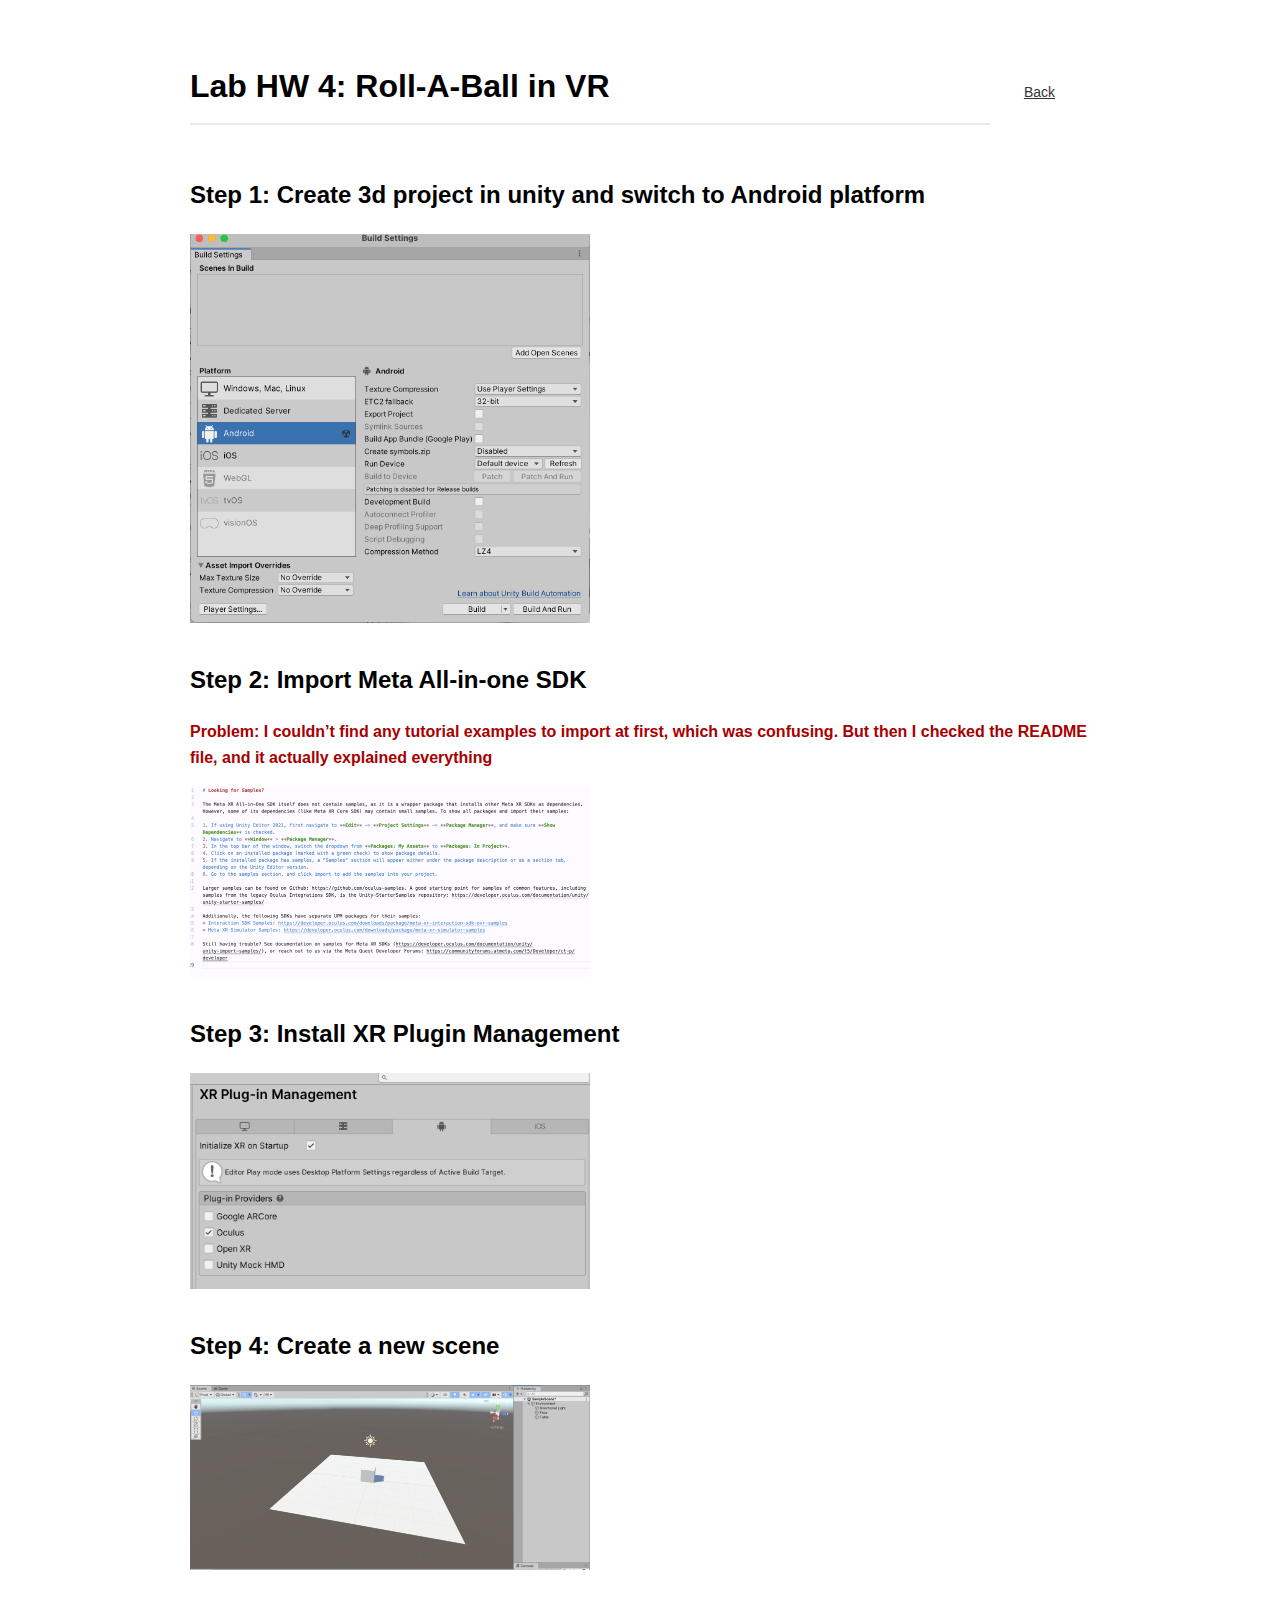
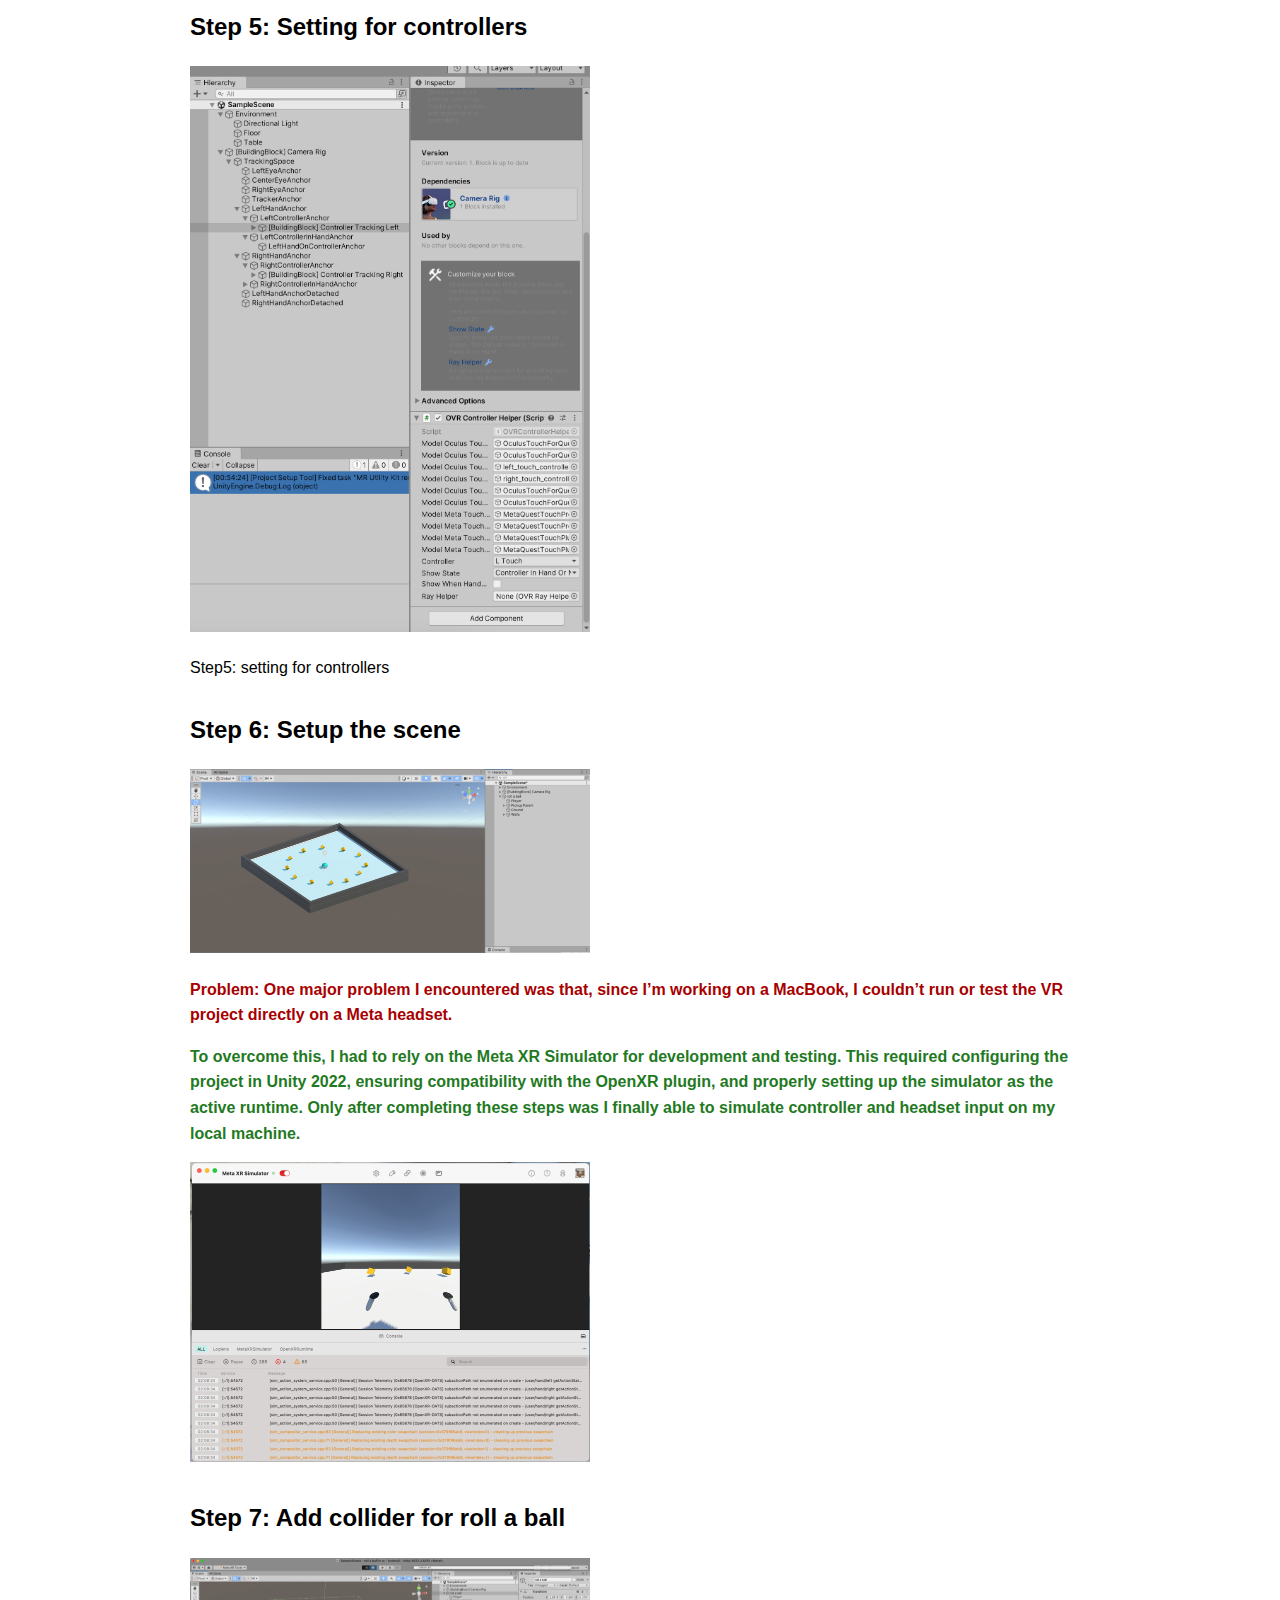
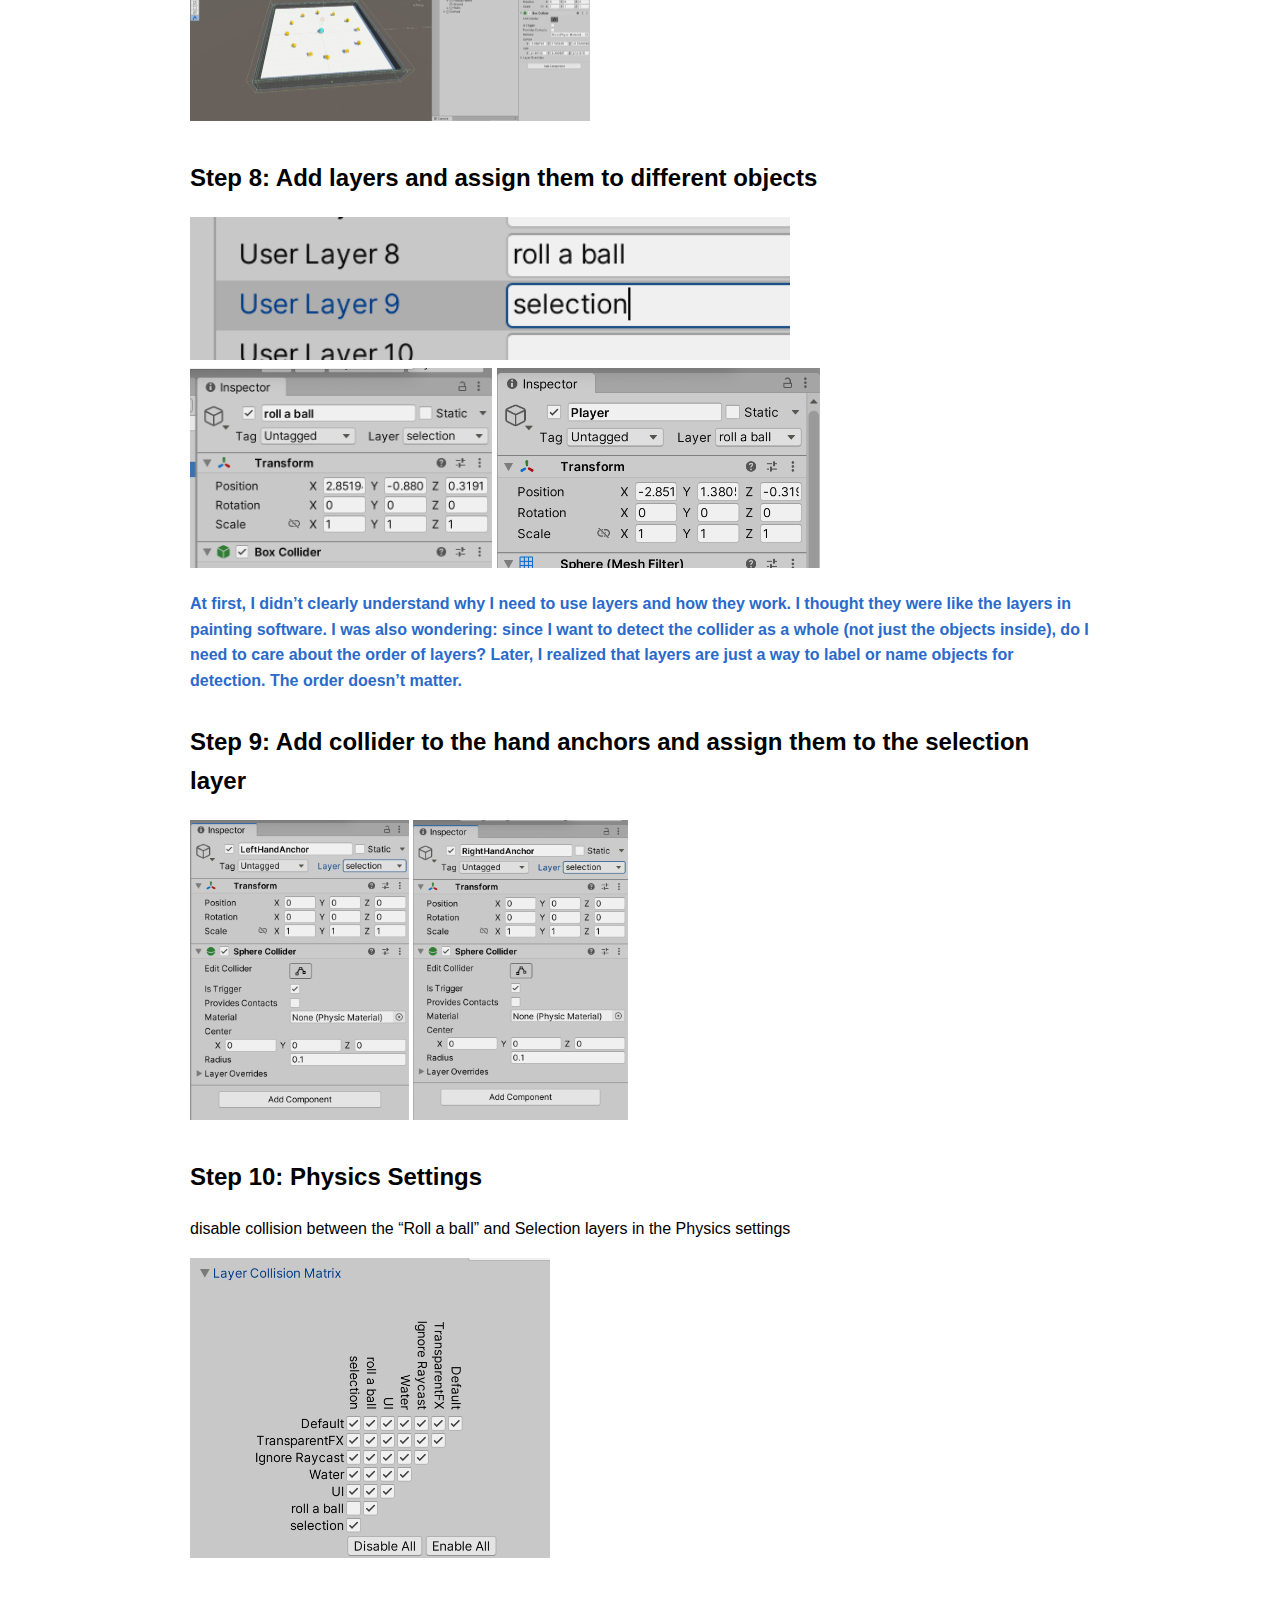
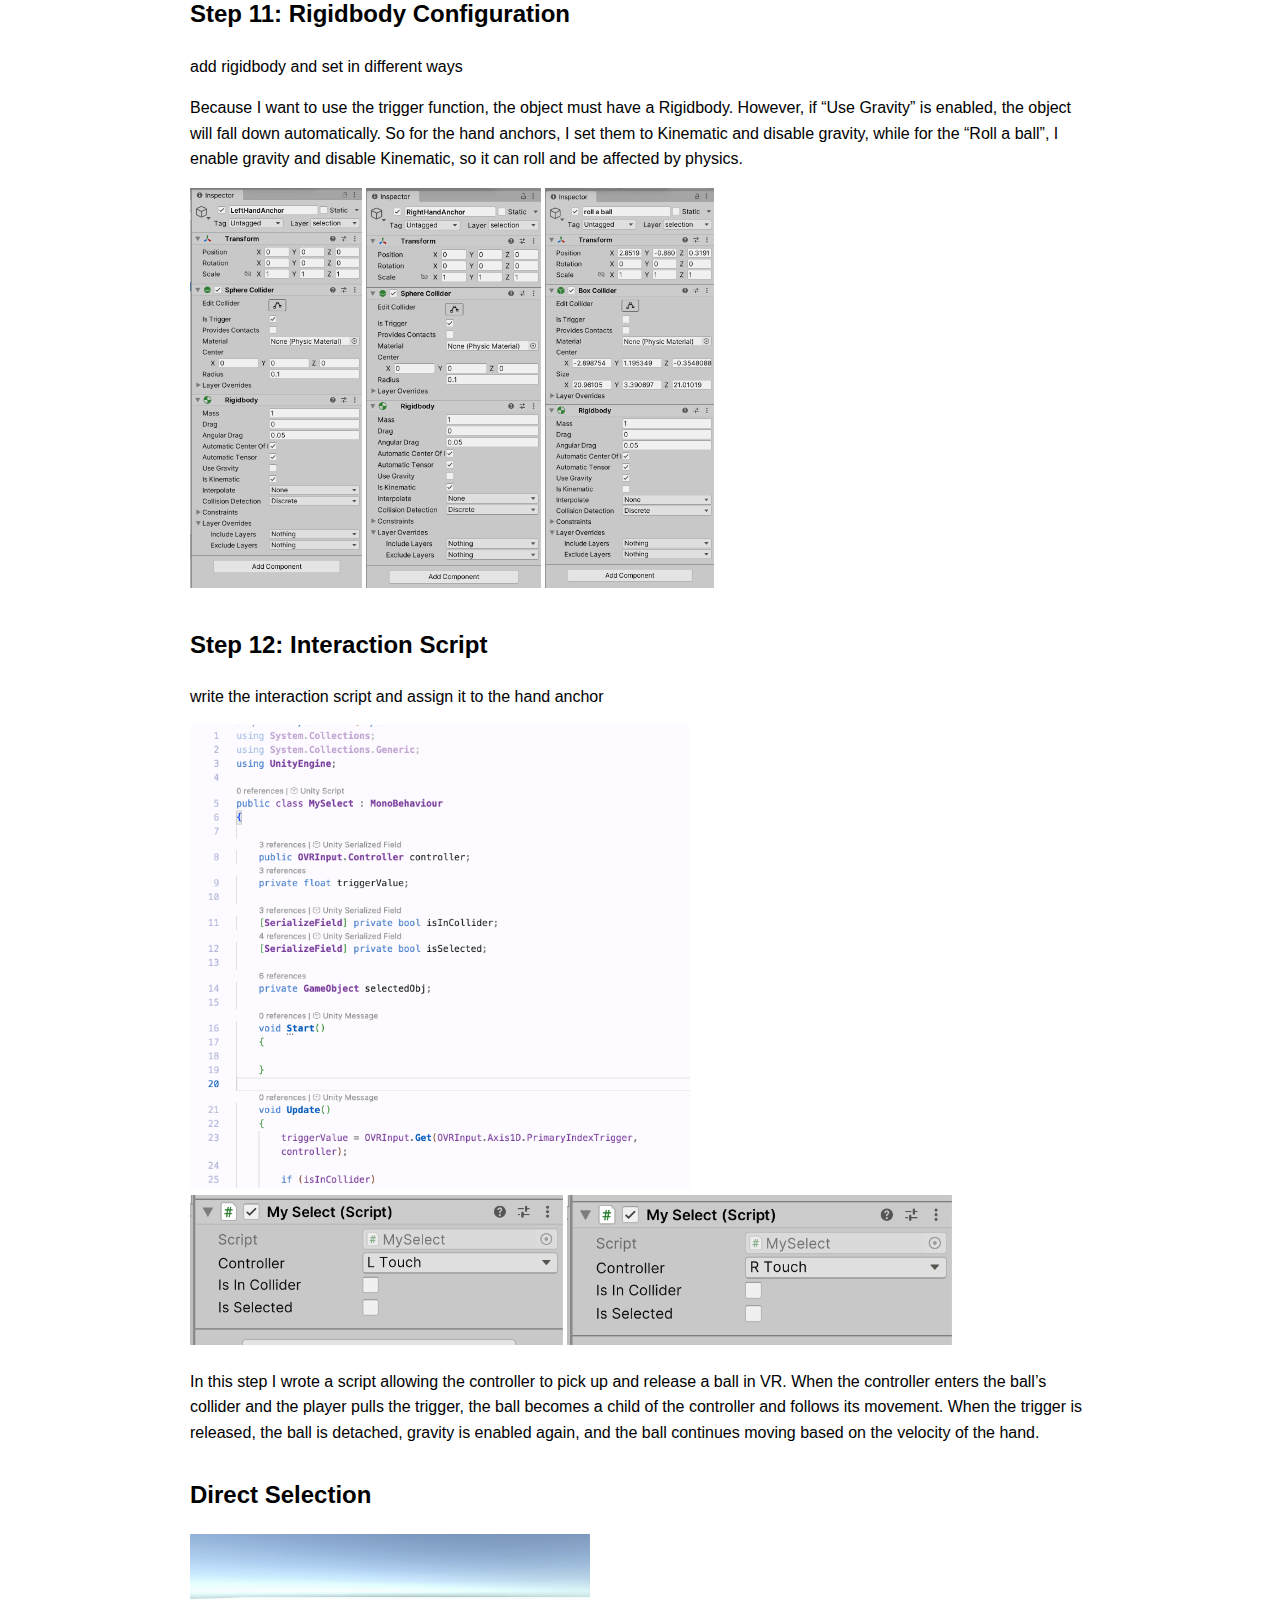
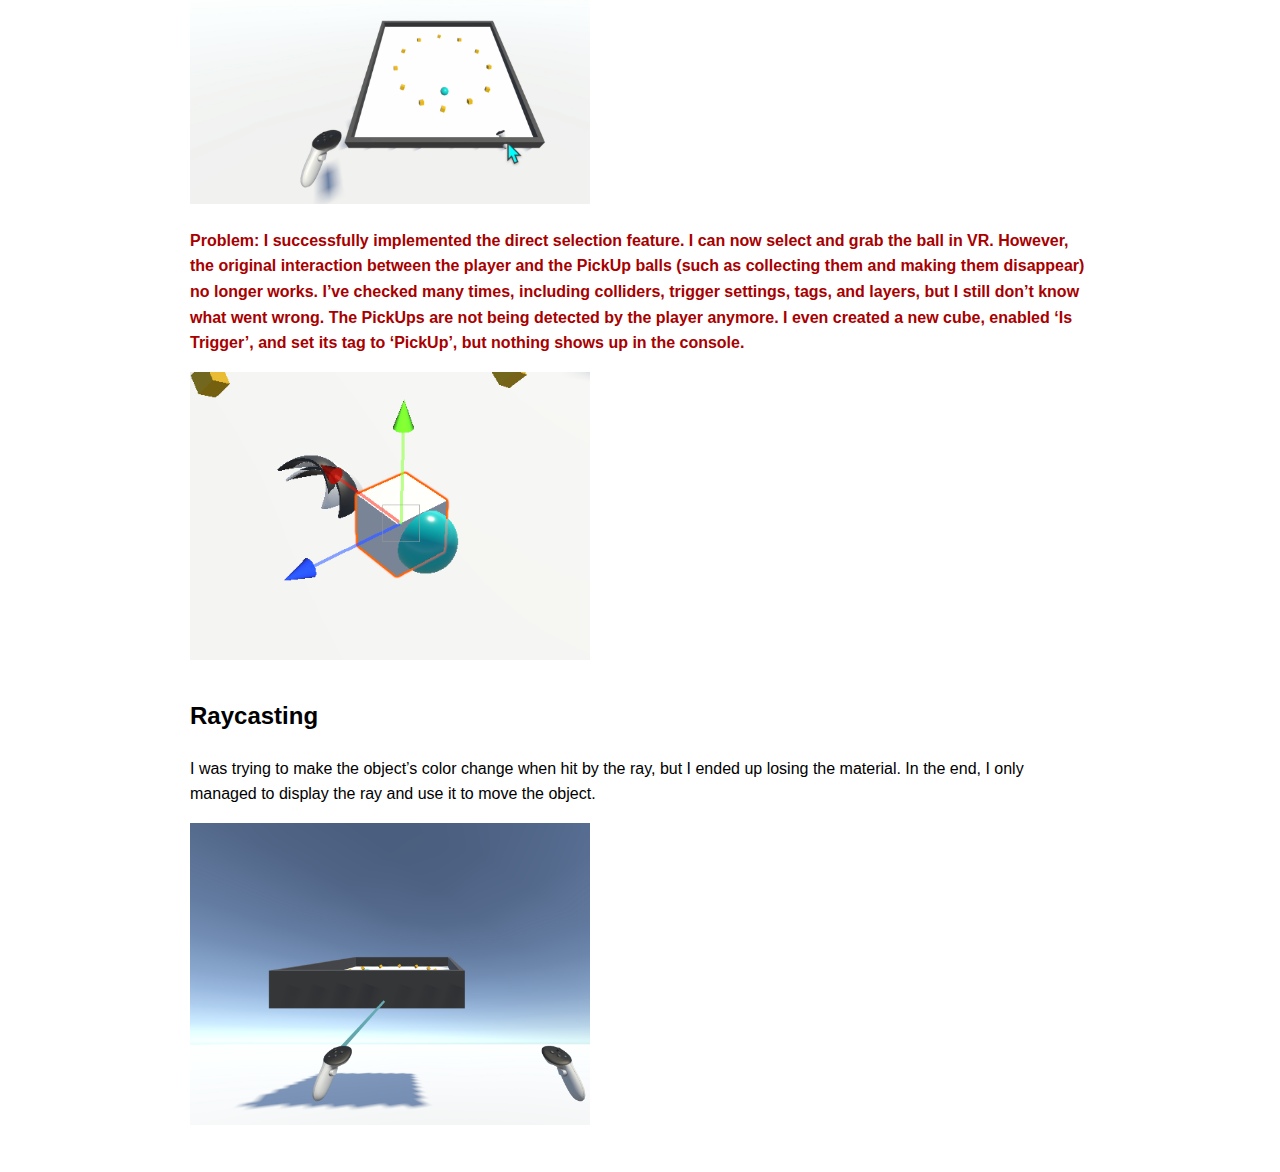
<file: labs/lab4/lab4.html>
<!DOCTYPE html>
<html lang="en">
<head>
<meta charset="UTF-8">
<title>Lab HW 4: Roll-A-Ball in VR</title>

<link rel="stylesheet" href="../../css/style.css">

</head>

<body>

<div class="header-bar">
  <h1>Lab HW 4: Roll-A-Ball in VR</h1>
  <a class="back-link" href="../../index.html">Back</a>
</div>

<h2>Step 1: Create 3d project in unity and switch to Android platform
</h2>
<img src="images/image1.png" width="400">


<h2>Step 2: Import Meta All-in-one SDK</h2>


<p class="problem"><b>Problem:</b> I couldn’t find any tutorial examples to import at first, which was confusing.
But then I checked the README file, and it actually explained everything</p>
<img src="images/image2.png" width="400">

<h2>Step 3: Install XR Plugin Management</h2>
<img src="images/image3.png" width="400">

<h2>Step 4: Create a new scene</h2>
<img src="images/image4.png" width="400">

<h2>Step 5: Setting for controllers</h2>
<img src="images/image5.png" width="400">
<p>Step5: setting for controllers</p>

<h2>Step 6: Setup the scene</h2>
<img src="images/image6.png" width="400">

<p class="problem">
Problem: One major problem I encountered was that, since I’m working on a MacBook, I couldn’t run or test the VR project directly on a Meta headset.
</p>

<p class="solution">
To overcome this, I had to rely on the Meta XR Simulator for development and testing. This required configuring the project in Unity 2022, ensuring compatibility with the OpenXR plugin, and properly setting up the simulator as the active runtime. Only after completing these steps was I finally able to simulate controller and headset input on my local machine.
</p>

<img src="images/image7.png" width="400">

<h2>Step 7: Add collider for roll a ball</h2>
<img src="images/image8.png" width="400">

<h2>Step 8: Add layers and assign them to different objects</h2>
<img src="images/image9.png" width="600">
<div>
<img src="images/image10.png" height="200">
<img src="images/image11.png" height="200">
</div>


<p class="question">
At first, I didn’t clearly understand why I need to use layers and how they work. I thought they were like the layers in painting software. I was also wondering: since I want to detect the collider as a whole (not just the objects inside), do I need to care about the order of layers? Later, I realized that layers are just a way to label or name objects for detection. The order doesn’t matter.
</p>

<h2>Step 9: Add collider to the hand anchors and assign them to the selection layer</h2>
<img src="images/image12.png" height="300">
<img src="images/image13.png" height="300">

<h2>Step 10: Physics Settings</h2>
<p>disable collision between the “Roll a ball” and Selection layers in the Physics settings</p>
<img src="images/image14.png" height="300">

<h2>Step 11: Rigidbody Configuration</h2>
<p>add rigidbody and set in different ways</p>
<p>
Because I want to use the trigger function, the object must have a Rigidbody. However, if “Use Gravity” is enabled, the object will fall down automatically. So for the hand anchors, I set them to Kinematic and disable gravity, while for the “Roll a ball”, I enable gravity and disable Kinematic, so it can roll and be affected by physics.
</p>
<img src="images/image15.png" height="400">
<img src="images/image16.png" height="400">
<img src="images/image17.png" height="400">

<h2>Step 12: Interaction Script</h2>

<p>write the interaction script and assign it to the hand anchor</p>
<img src="images/image18.png" width="500">
<div>
<img src="images/image19.png" height="150">
<img src="images/image20.png" height="150">
</div>

<p>
In this step I wrote a script allowing the controller to pick up and release a ball in VR. When the controller enters the ball’s collider and the player pulls the trigger, the ball becomes a child of the controller and follows its movement. When the trigger is released, the ball is detached, gravity is enabled again, and the ball continues moving based on the velocity of the hand.
</p>

<h2>Direct Selection</h2>
<img src="images/image21.png" width="400">
<p class="problem"><b>Problem:</b> I successfully implemented the direct selection feature. I can now select and grab the ball in VR. However, the original interaction between the player and the PickUp balls (such as collecting them and making them disappear) no longer works. I’ve checked many times, including colliders, trigger settings, tags, and layers, but I still don’t know what went wrong. The PickUps are not being detected by the player anymore. I even created a new cube, enabled ‘Is Trigger’, and set its tag to ‘PickUp’, but nothing shows up in the console.</p>
<img src="images/image22.png" width="400">

<h2>Raycasting</h2>
<p>
I was trying to make the object’s color change when hit by the ray, but I ended up losing the material. In the end, I only managed to display the ray and use it to move the object.
</p>
<img src="images/image23.png" width="400">
</file>
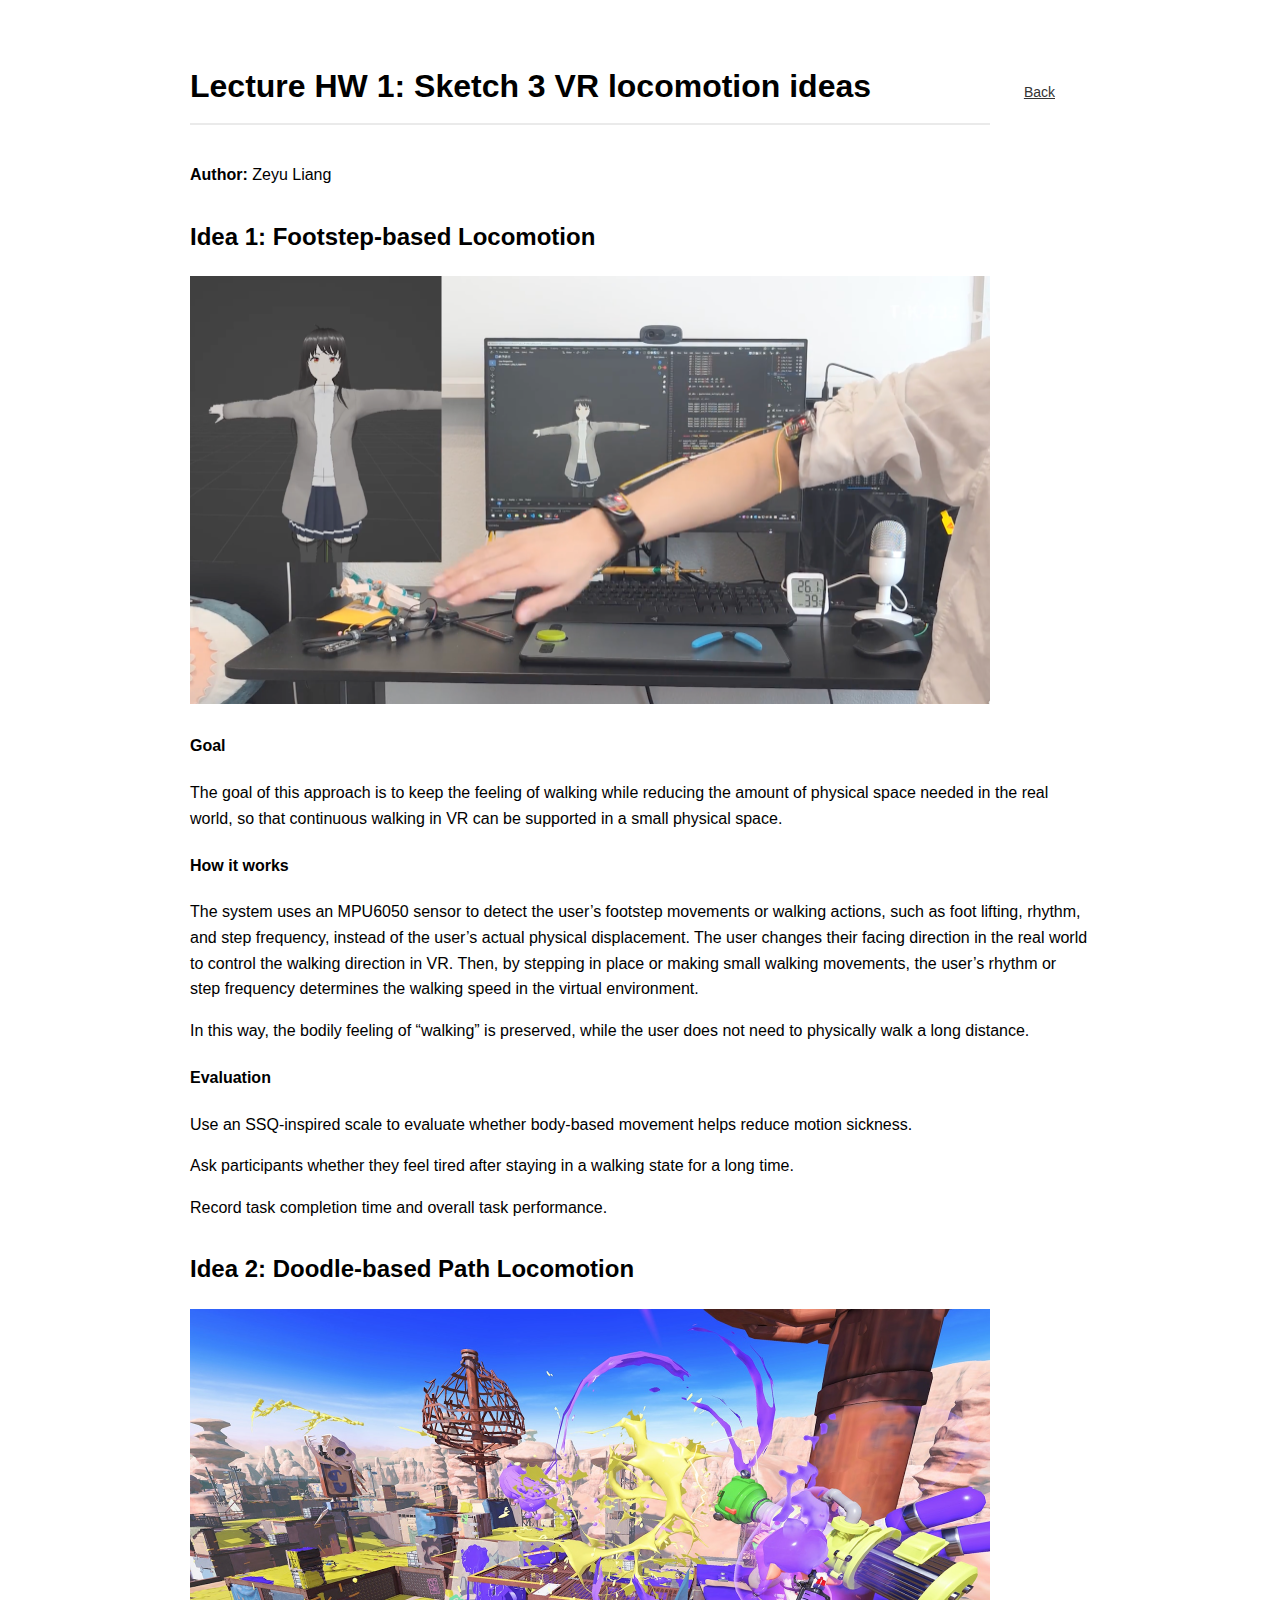
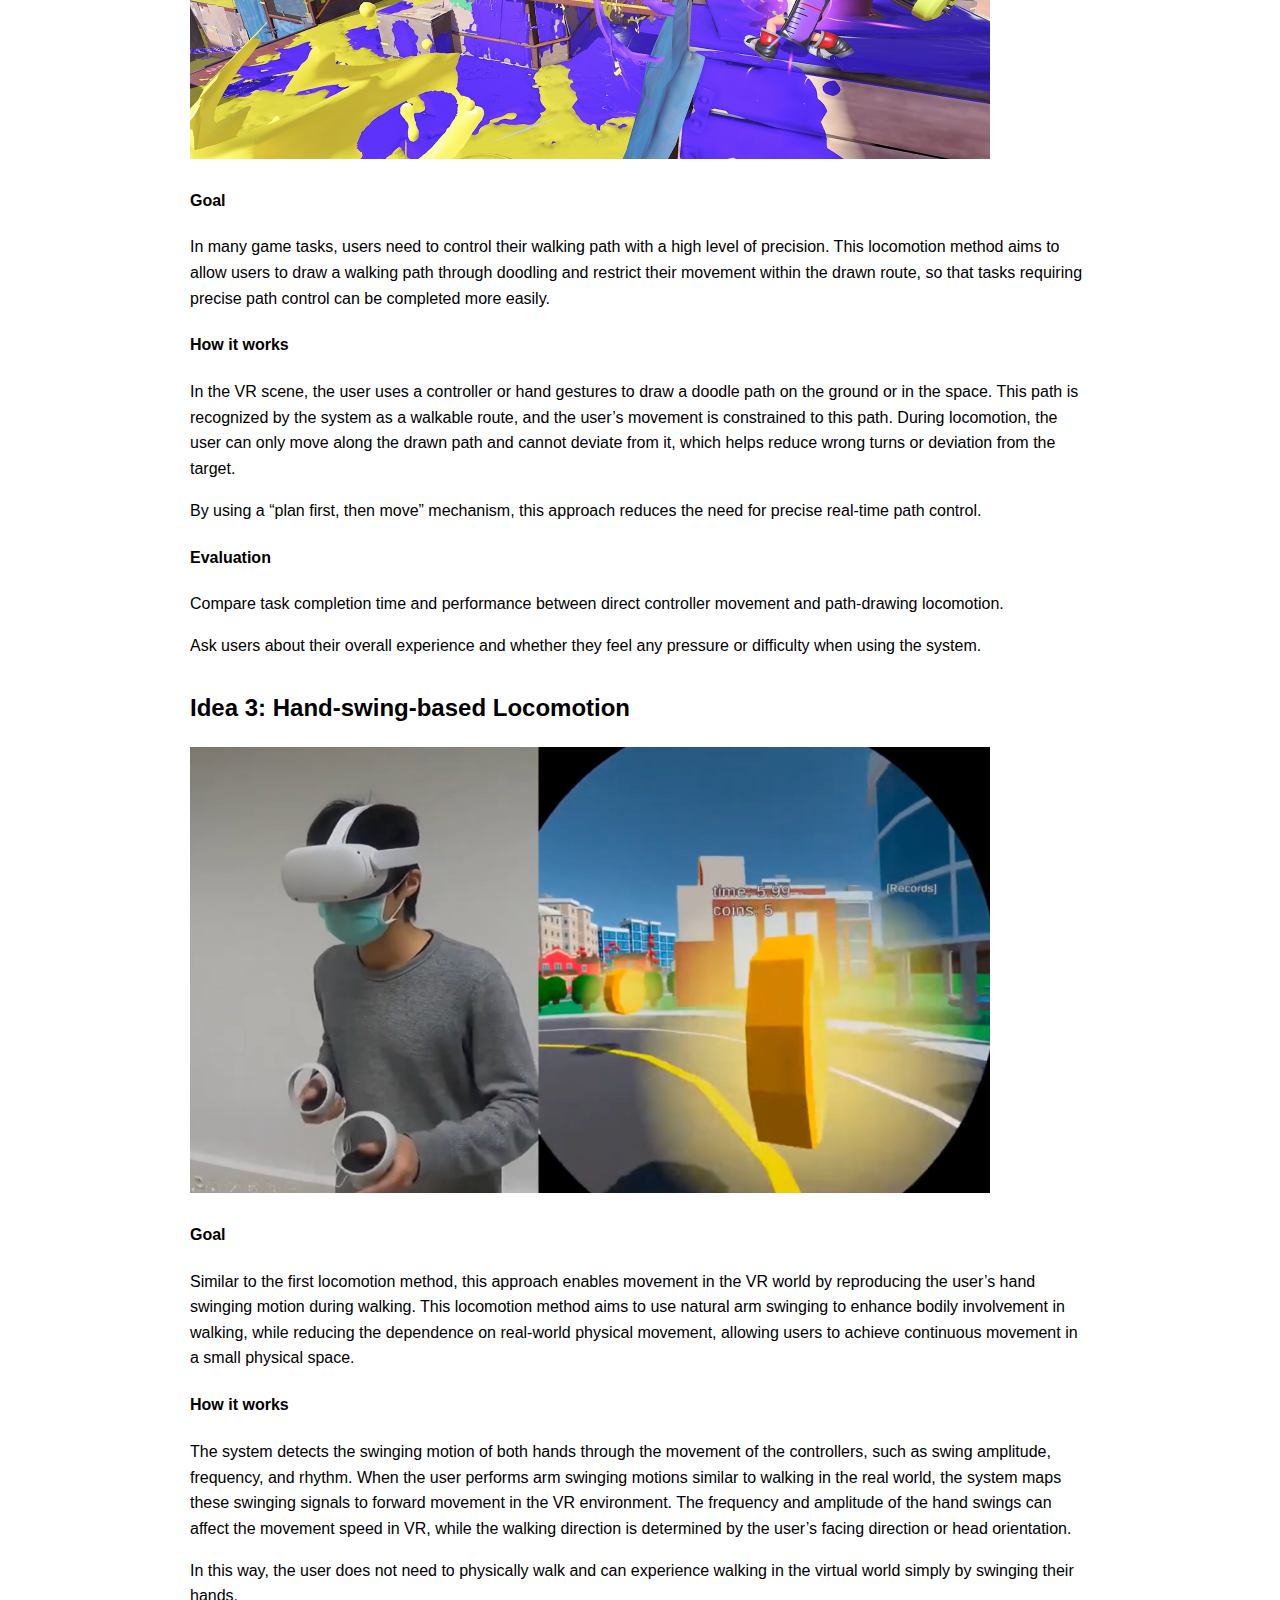
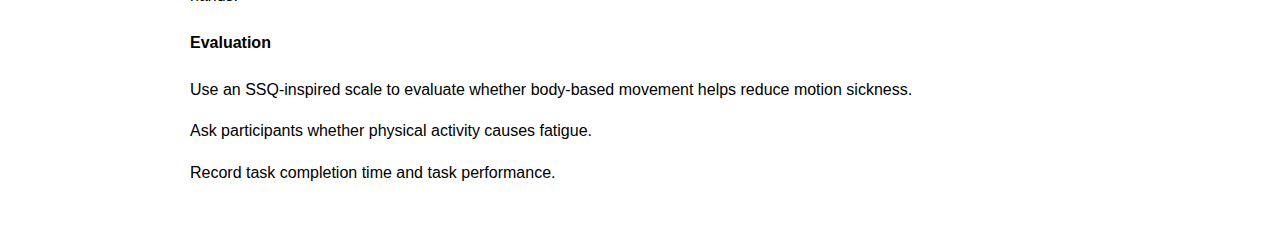
<file: lectures/lecture1/lecture1.html>
<!DOCTYPE html>
<html lang="en">
  <head>
    <meta charset="UTF-8">
    <title>Lecture HW 1: Sketch 3 VR locomotion ideas</title>
    <link rel="stylesheet" href="../../css/style.css">
  </head>

  <body>

    <div class="header-bar">
      <h1>Lecture HW 1: Sketch 3 VR locomotion ideas</h1>
      <a class="back-link" href="../../index.html">Back</a>
    </div>

    <p><b>Author:</b> Zeyu Liang</p>

    <h2>Idea 1: Footstep-based Locomotion</h2>

    <img src="images/image1.png" width="800">

    <h4>Goal</h4>
    <p>
    The goal of this approach is to keep the feeling of walking while reducing the amount of physical space needed in the real world, so that continuous walking in VR can be supported in a small physical space.
    </p>

    <h4>How it works</h4>
    <p>
    The system uses an MPU6050 sensor to detect the user’s footstep movements or walking actions, such as foot lifting, rhythm, and step frequency, instead of the user’s actual physical displacement. The user changes their facing direction in the real world to control the walking direction in VR. Then, by stepping in place or making small walking movements, the user’s rhythm or step frequency determines the walking speed in the virtual environment.
    </p>

    <p>
    In this way, the bodily feeling of “walking” is preserved, while the user does not need to physically walk a long distance.
    </p>

    <h4>Evaluation</h4>
    <p>Use an SSQ-inspired scale to evaluate whether body-based movement helps reduce motion sickness.</p>
    <p>Ask participants whether they feel tired after staying in a walking state for a long time.</p>
    <p>Record task completion time and overall task performance.</p>

    <h2>Idea 2: Doodle-based Path Locomotion</h2>
    <img src="images/image2.png" width="800">

    <h4>Goal</h4>
    <p>
    In many game tasks, users need to control their walking path with a high level of precision. This locomotion method aims to allow users to draw a walking path through doodling and restrict their movement within the drawn route, so that tasks requiring precise path control can be completed more easily.
    </p>

    <h4>How it works</h4>
    <p>
    In the VR scene, the user uses a controller or hand gestures to draw a doodle path on the ground or in the space. This path is recognized by the system as a walkable route, and the user’s movement is constrained to this path. During locomotion, the user can only move along the drawn path and cannot deviate from it, which helps reduce wrong turns or deviation from the target.
    </p>

    <p>
    By using a “plan first, then move” mechanism, this approach reduces the need for precise real-time path control.
    </p>

    <h4>Evaluation</h4>
    <p>Compare task completion time and performance between direct controller movement and path-drawing locomotion.</p>
    <p>Ask users about their overall experience and whether they feel any pressure or difficulty when using the system.</p>

    <h2>Idea 3: Hand-swing-based Locomotion</h2>
    <img src="images/image3.png" width="800">
    <h4>Goal</h4>
    <p>
    Similar to the first locomotion method, this approach enables movement in the VR world by reproducing the user’s hand swinging motion during walking.
    This locomotion method aims to use natural arm swinging to enhance bodily involvement in walking, while reducing the dependence on real-world physical movement, allowing users to achieve continuous movement in a small physical space.
    </p>

    <h4>How it works</h4>
    <p>
    The system detects the swinging motion of both hands through the movement of the controllers, such as swing amplitude, frequency, and rhythm. When the user performs arm swinging motions similar to walking in the real world, the system maps these swinging signals to forward movement in the VR environment. The frequency and amplitude of the hand swings can affect the movement speed in VR, while the walking direction is determined by the user’s facing direction or head orientation.
    </p>

    <p>
    In this way, the user does not need to physically walk and can experience walking in the virtual world simply by swinging their hands.
    </p>

    <h4>Evaluation</h4>
    <p>Use an SSQ-inspired scale to evaluate whether body-based movement helps reduce motion sickness.</p>
    <p>Ask participants whether physical activity causes fatigue.</p>
    <p>Record task completion time and task performance.</p>

  </body>
</html>
</file>
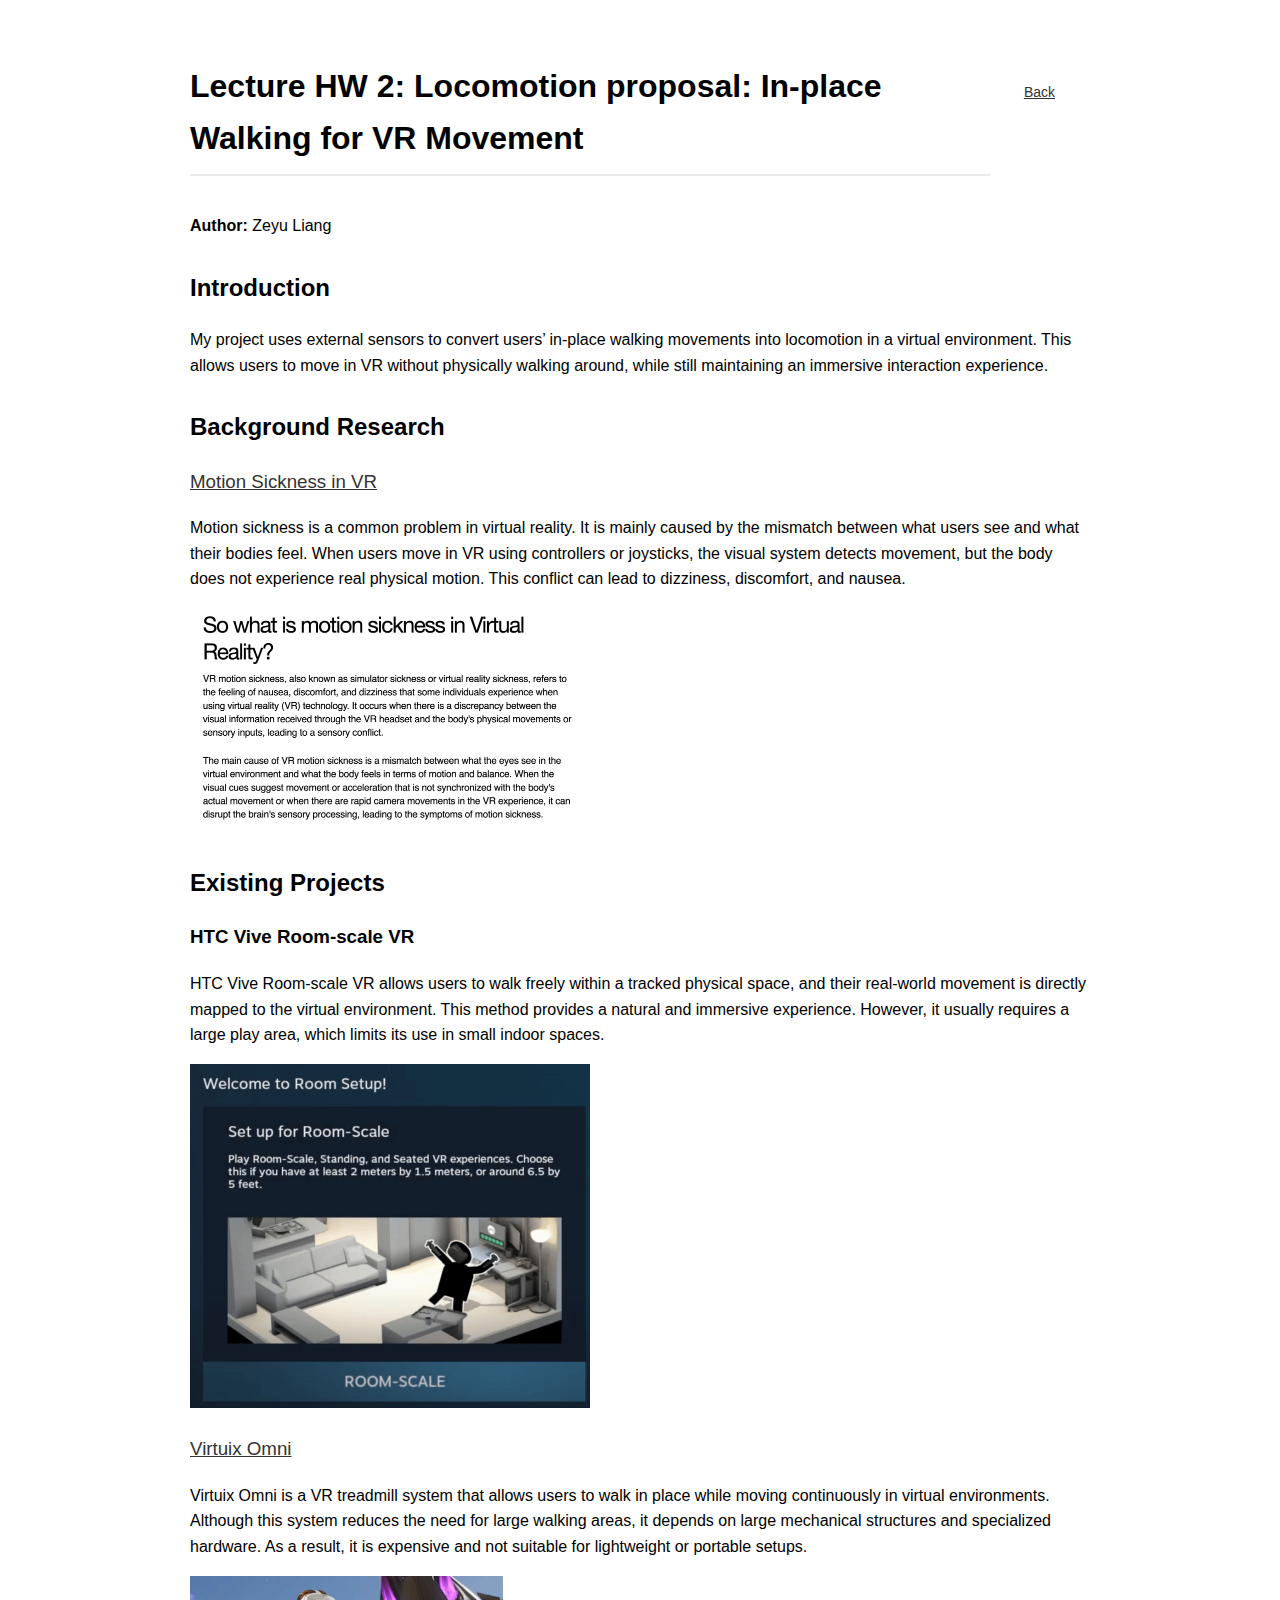
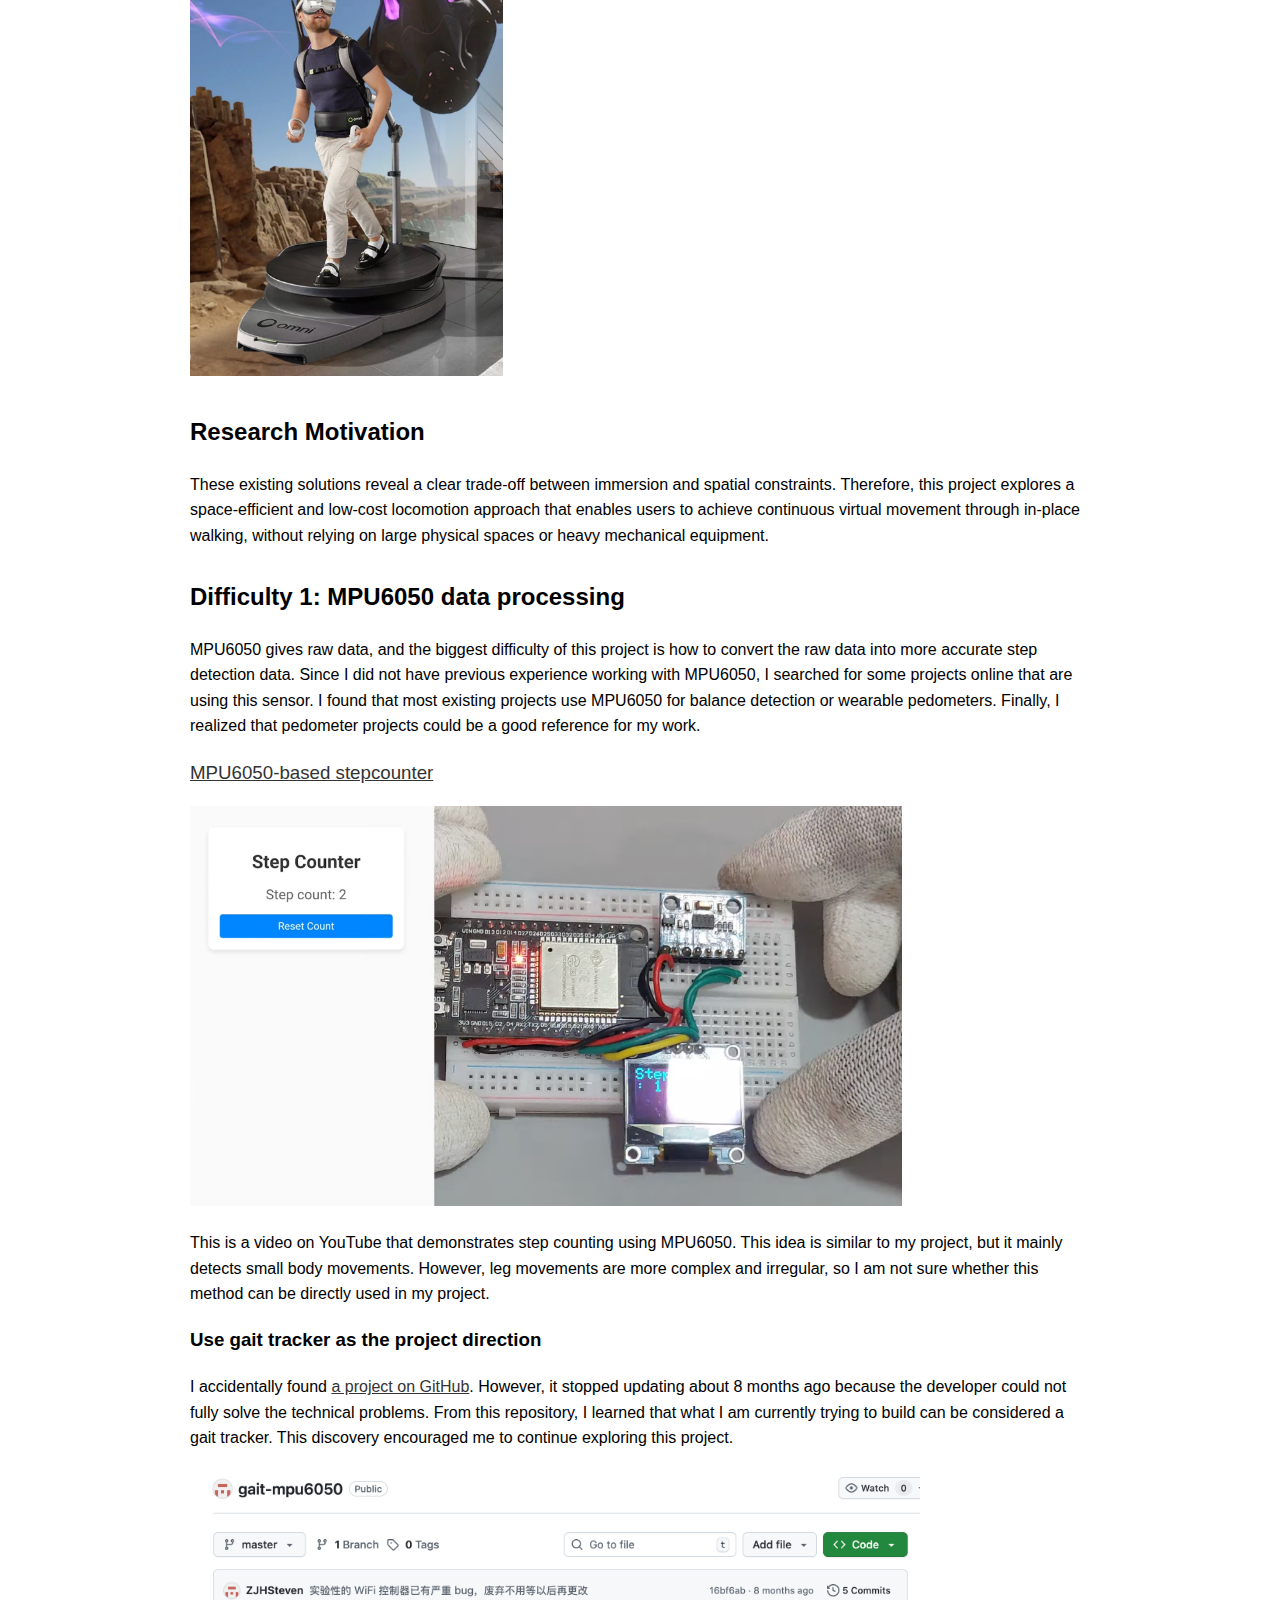
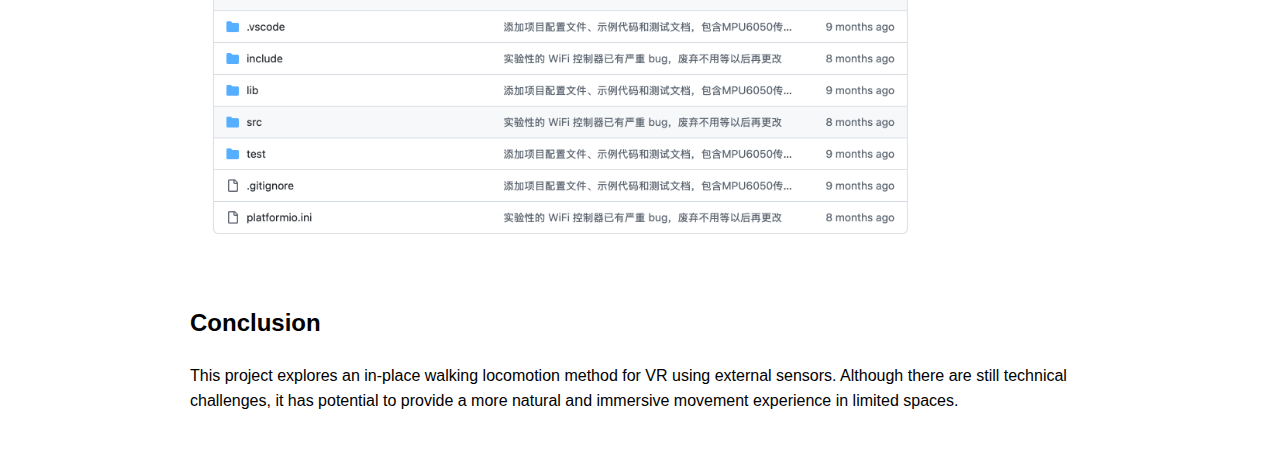
<file: lectures/lecture2/lecture2.html>
<!DOCTYPE html>
<html lang="en">
  <head>
    <meta charset="UTF-8">
    <title>Lecture HW 2: Locomotion proposal: In-place Walking for VR Movement</title>

    <link rel="stylesheet" href="../../css/style.css">

  </head>

  <body>

    <div class="header-bar">
      <h1>Lecture HW 2: Locomotion proposal: In-place Walking for VR Movement</h1>
      <a class="back-link" href="../../index.html">Back</a>
    </div>

    <p><b>Author:</b> Zeyu Liang</p>

    <h2>Introduction</h2>
    <p>My project uses external sensors to convert users’ in-place walking movements into locomotion in a virtual environment. This allows users to move in VR without physically walking around, while still maintaining an immersive interaction experience.</p>

    <h2>Background Research</h2>
    <h3><a href="https://pimax.com/blogs/blogs/what-is-vr-motion-sickness-how-to-fight-it/">Motion Sickness in VR</a></h3>
    <p>Motion sickness is a common problem in virtual reality. It is mainly caused by the mismatch between what users see and what their bodies feel. When users move in VR using controllers or joysticks, the visual system detects movement, but the body does not experience real physical motion. This conflict can lead to dizziness, discomfort, and nausea.</p>
    <img src="images/image1.png" width="400">

    <h2>Existing Projects</h2>
    <h3>HTC Vive Room-scale VR</h3>
    <p>HTC Vive Room-scale VR allows users to walk freely within a tracked physical space, and their real-world movement is directly mapped to the virtual environment. This method provides a natural and immersive experience. However, it usually requires a large play area, which limits its use in small indoor spaces.</p>

    <img src="images/image2.gif" width="400">

    <h3><a href="https://virtuix.com/">Virtuix Omni</a></h3>
    <p>Virtuix Omni is a VR treadmill system that allows users to walk in place while moving continuously in virtual environments. Although this system reduces the need for large walking areas, it depends on large mechanical structures and specialized hardware. As a result, it is expensive and not suitable for lightweight or portable setups.</p>

    <img src="images/image3.png" height="400">

    <h2>Research Motivation</h2>
    <p>These existing solutions reveal a clear trade-off between immersion and spatial constraints. Therefore, this project explores a space-efficient and low-cost locomotion approach that enables users to achieve continuous virtual movement through in-place walking, without relying on large physical spaces or heavy mechanical equipment.</p>

    <h2>Difficulty 1: MPU6050 data processing</h2>
    <p>MPU6050 gives raw data, and the biggest difficulty of this project is how to convert the raw data into more accurate step detection data. Since I did not have previous experience working with MPU6050, I searched for some projects online that are using this sensor. I found that most existing projects use MPU6050 for balance detection or wearable pedometers. Finally, I realized that pedometer projects could be a good reference for my work.</p>

    <h3><a href="https://www.youtube.com/watch?v=T2tqk6CIBxY&list=PLCDAgxYaeZjcehpwMIIEcbQE3PkUOQom-">MPU6050-based stepcounter</a></h3>

    <img src="images/image4.png" height="400">
    <p>This is a video on YouTube that demonstrates step counting using MPU6050. This idea is similar to my project, but it mainly detects small body movements. However, leg movements are more complex and irregular, so I am not sure whether this method can be directly used in my project.</p>

    <h3>Use gait tracker as the project direction</h3>
    <p>I accidentally found <a href="https://github.com/ZJHSteven/gait-mpu6050">a project on GitHub</a>. However, it stopped updating about 8 months ago because the developer could not fully solve the technical problems. From this repository, I learned that what I am currently trying to build can be considered a gait tracker. This discovery encouraged me to continue exploring this project.</p>

    <img src="images/image5.png" height="400">

    <h2>Conclusion</h2>
    <p>This project explores an in-place walking locomotion method for VR using external sensors. Although there are still technical challenges, it has potential to provide a more natural and immersive movement experience in limited spaces.</p>


  </body>
</html>
</file>
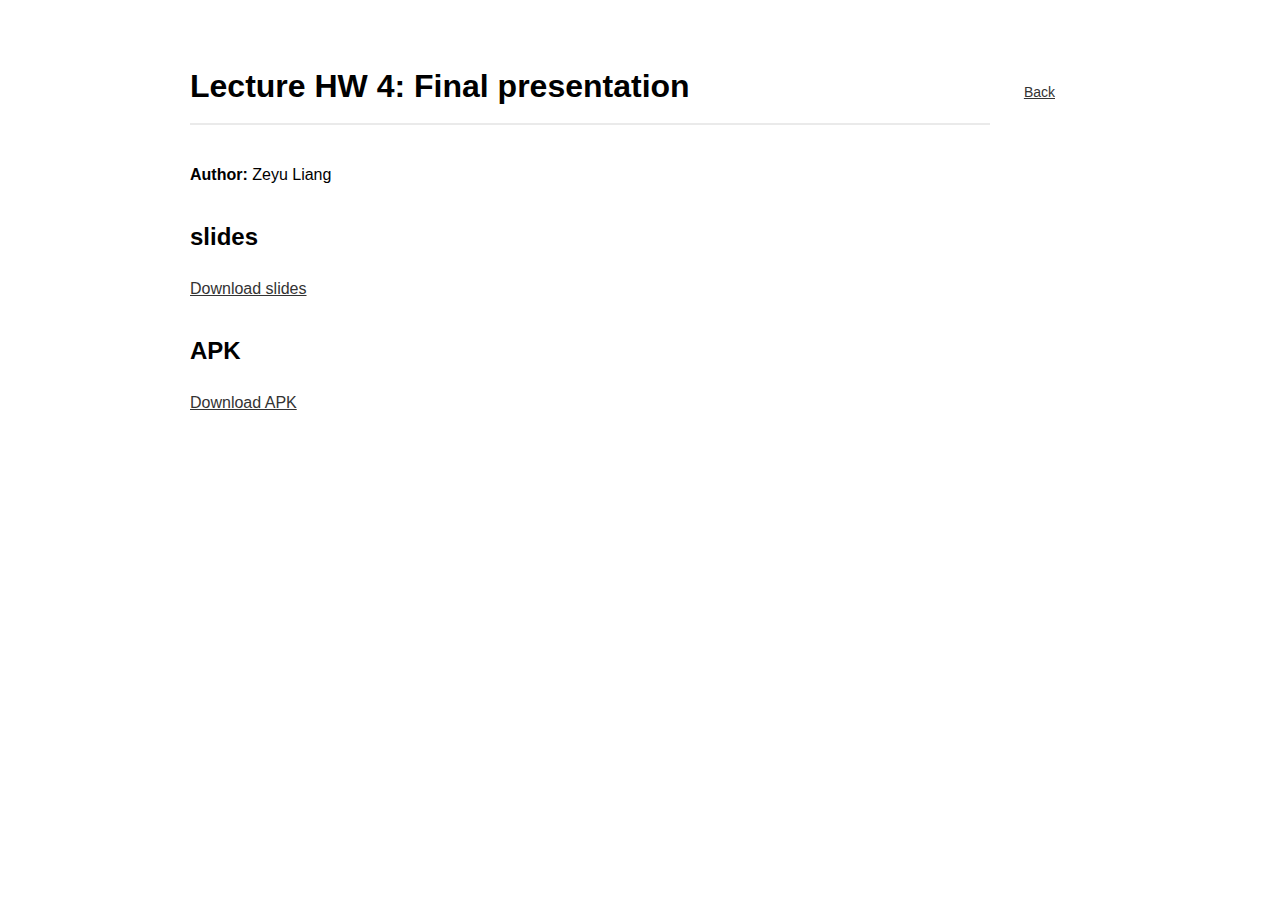
<file: lectures/lecture4/lecture4.html>
<!DOCTYPE html>
<html lang="en">
  <head>
    <meta charset="UTF-8">
    <title>Lecture HW 4: Final presentation</title>

    <link rel="stylesheet" href="../../css/style.css">

  </head>

  <body>

    <div class="header-bar">
      <h1>Lecture HW 4: Final presentation</h1>
      <a class="back-link" href="../../index.html">Back</a>
    </div>

    <p><b>Author:</b> Zeyu Liang</p>

    <h2>slides</h2>
    <p>
      <a href="files/Presentation.pptx" download>Download slides</a>
    </p>

    <h2>APK</h2>
    <p>
      <a href="files/locomotion.apk" download>Download APK</a>
    </p>
  </body>
</html>
</file>
<file: css/style.css>
body {
  font-family: Arial, sans-serif;
  max-width: 900px;
  margin: auto;
  padding: 40px;
  line-height: 1.6;
}

h1 {
  border-bottom: 2px solid #eaeaea;
  padding-bottom: 10px;
}

h2 {
  margin-top: 30px;
}

a {
  color: #333;
  text-decoration: underline;
  font-weight: 500;
}

figure {
  margin: 20px 0;
}

figcaption {
  font-size: 14px;
  color: #555;
  margin-top: 6px;
}

.two-column {
  display: flex;
  gap: 20px;
  flex-wrap: wrap;
}

.two-column figure {
  flex: 1;
}

.problem {
  color: #a80000;
  font-weight: 600;
}

.solution {
  color: #1f7a1f;
  font-weight: 600;
}

.question {
  color: #296acb;
  font-weight: 600;
}

.header-bar {
  display: grid;
  grid-template-columns: 1fr 100px;
  justify-content: space-between;
  align-items: baseline;
}

.back-link {
  font-size: 14px;
  margin-left: auto;
  margin-right: 35px;
  text-decoration: underline;
  color: #333;
}

.note {
  background-color: #f5f7fa;
  border-left: 4px solid #6b7a8f;
  padding: 12px 16px;
  margin: 16px 0;
  font-size: 14px;
  color: #333;
}
</file>
